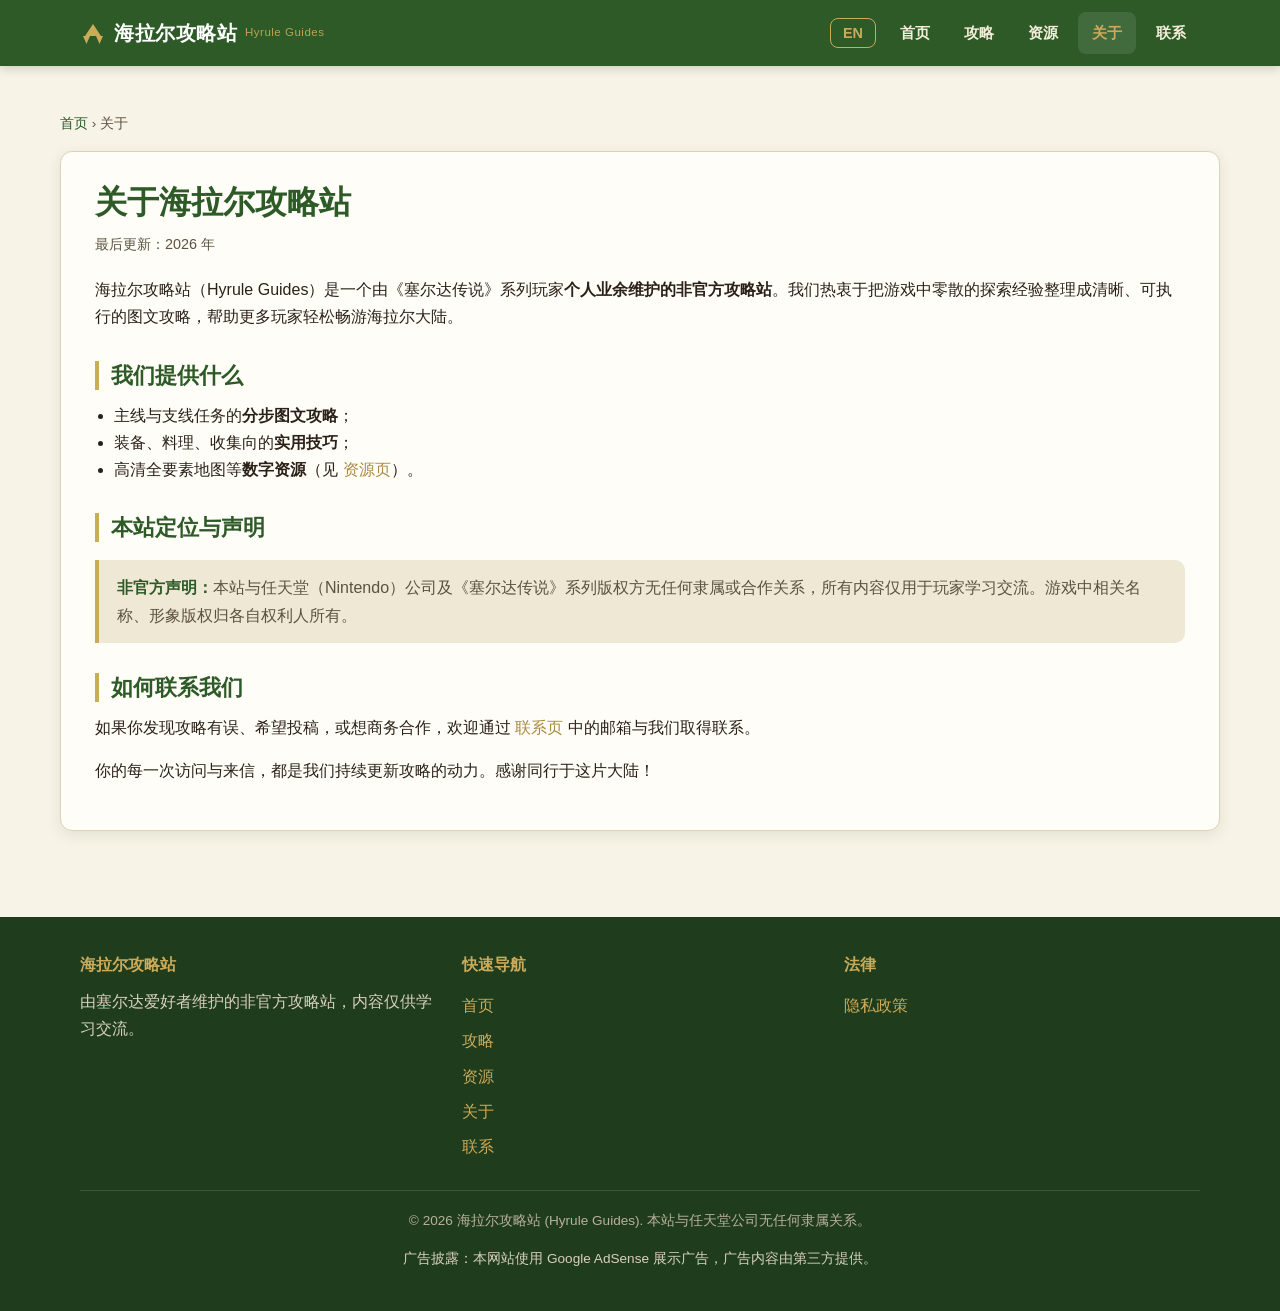
<file: about.html>
<!DOCTYPE html>
<html lang="zh-CN">
<head>
  <meta charset="UTF-8">
  <meta name="viewport" content="width=device-width, initial-scale=1.0">
  <link rel="icon" type="image/svg+xml" href="images/favicon.svg">
  <title data-zh="关于本站 | 海拉尔攻略站" data-en="About | Hyrule Guides">关于本站 | 海拉尔攻略站</title>
  <meta name="description" data-zh="了解海拉尔攻略站（Hyrule Guides）的由来、定位与联系方式。一个由塞尔达传说爱好者个人维护的非官方攻略站。" data-en="Learn about Hyrule Guides — an unofficial Zelda fan walkthrough site: its story, mission and how to get in touch.">
  <!-- Google AdSense 脚本，审核后粘贴在此 -->
  <link rel="stylesheet" href="style.css">
</head>
<body>

  <header class="site-header">
    <div class="container">
      <a href="index.html" class="brand">
        <svg class="triforce" viewBox="0 0 24 22" aria-hidden="true">
          <polygon points="12,2 4,14 20,14" fill="#cbaa5a"/>
          <polygon points="2,14 9,14 5.5,22" fill="#cbaa5a"/>
          <polygon points="22,14 15,14 18.5,22" fill="#cbaa5a"/>
        </svg>
        海拉尔攻略站
        <span class="sub">Hyrule Guides</span>
      </a>
      <button class="lang-toggle" id="langToggle" aria-label="切换语言">EN</button>
      <button class="nav-toggle" aria-label="展开菜单" onclick="document.querySelector('.main-nav').classList.toggle('open')"><span class="zh">☰ 菜单</span><span class="en">☰ Menu</span></button>
      <nav class="main-nav" aria-label="主导航">
        <ul>
          <li><a href="index.html"><span class="zh">首页</span><span class="en">Home</span></a></li>
          <li><a href="guide.html"><span class="zh">攻略</span><span class="en">Guides</span></a></li>
          <li><a href="resources.html"><span class="zh">资源</span><span class="en">Resources</span></a></li>
          <li><a href="about.html" class="active"><span class="zh">关于</span><span class="en">About</span></a></li>
          <li><a href="contact.html"><span class="zh">联系</span><span class="en">Contact</span></a></li>
        </ul>
      </nav>
    </div>
  </header>

  <main class="container section">
    <nav class="breadcrumb" aria-label="面包屑">
      <a href="index.html"><span class="zh">首页</span><span class="en">Home</span></a> › <span class="zh">关于</span><span class="en">About</span>
    </nav>

    <article class="article">
      <h1><span class="zh">关于海拉尔攻略站</span><span class="en">About Hyrule Guides</span></h1>
      <p class="meta"><span class="zh">最后更新：2026 年</span><span class="en">Last updated: 2026</span></p>

      <p><span class="zh">海拉尔攻略站（Hyrule Guides）是一个由《塞尔达传说》系列玩家<strong>个人业余维护的非官方攻略站</strong>。我们热衷于把游戏中零散的探索经验整理成清晰、可执行的图文攻略，帮助更多玩家轻松畅游海拉尔大陆。</span><span class="en">Hyrule Guides is an <strong>unofficial walkthrough site</strong> maintained by Zelda fans in their spare time. We love turning scattered in-game experiences into clear, actionable guides so more players can roam Hyrule with ease.</span></p>

      <h2><span class="zh">我们提供什么</span><span class="en">What We Offer</span></h2>
      <ul>
        <li><span class="zh">主线与支线任务的<strong>分步图文攻略</strong>；</span><span class="en"><strong>Step-by-step guides</strong> for main and side quests;</span></li>
        <li><span class="zh">装备、料理、收集向的<strong>实用技巧</strong>；</span><span class="en"><strong>Practical tips</strong> on gear, cooking and collectibles;</span></li>
        <li><span class="zh">高清全要素地图等<strong>数字资源</strong>（见 <a href="resources.html">资源页</a>）。</span><span class="en"><strong>Digital resources</strong> like the HD full map (see the <a href="resources.html">Resources page</a>).</span></li>
      </ul>

      <h2><span class="zh">本站定位与声明</span><span class="en">Our Position &amp; Disclaimer</span></h2>
      <div class="tip">
        <span class="zh"><strong>非官方声明：</strong>本站与任天堂（Nintendo）公司及《塞尔达传说》系列版权方无任何隶属或合作关系，所有内容仅用于玩家学习交流。游戏中相关名称、形象版权归各自权利人所有。</span><span class="en"><strong>Non-Official Disclaimer:</strong> This site has no affiliation or partnership with Nintendo Co., Ltd. or the copyright holders of The Legend of Zelda. All content is for fans' learning and discussion only. In-game names and artwork belong to their respective rights holders.</span>
      </div>

      <h2><span class="zh">如何联系我们</span><span class="en">How to Contact Us</span></h2>
      <p><span class="zh">如果你发现攻略有误、希望投稿，或想商务合作，欢迎通过 <a href="contact.html">联系页</a> 中的邮箱与我们取得联系。</span><span class="en">If you spot an error, want to contribute, or are interested in a partnership, reach us via the email on the <a href="contact.html">Contact page</a>.</span></p>

      <p><span class="zh">你的每一次访问与来信，都是我们持续更新攻略的动力。感谢同行于这片大陆！</span><span class="en">Every visit and every message keeps us motivated to publish more guides. Thanks for traveling this land with us!</span></p>
    </article>
  </main>

  <!-- ===== 页脚 ===== -->
  <footer class="site-footer">
    <div class="container">
      <div class="footer-cols">
        <div>
          <h4><span class="zh">海拉尔攻略站</span><span class="en">Hyrule Guides</span></h4>
          <p><span class="zh">由塞尔达爱好者维护的非官方攻略站，内容仅供学习交流。</span><span class="en">An unofficial fan site maintained by Zelda lovers, for learning and discussion.</span></p>
        </div>
        <div>
          <h4><span class="zh">快速导航</span><span class="en">Quick Links</span></h4>
          <ul>
            <li><a href="index.html"><span class="zh">首页</span><span class="en">Home</span></a></li>
            <li><a href="guide.html"><span class="zh">攻略</span><span class="en">Guides</span></a></li>
            <li><a href="resources.html"><span class="zh">资源</span><span class="en">Resources</span></a></li>
            <li><a href="about.html"><span class="zh">关于</span><span class="en">About</span></a></li>
            <li><a href="contact.html"><span class="zh">联系</span><span class="en">Contact</span></a></li>
          </ul>
        </div>
        <div>
          <h4><span class="zh">法律</span><span class="en">Legal</span></h4>
          <ul>
            <li><a href="privacy.html"><span class="zh">隐私政策</span><span class="en">Privacy Policy</span></a></li>
          </ul>
        </div>
      </div>
      <div class="footer-bottom">
        <p>© <span id="year">2026</span> <span class="zh">海拉尔攻略站 (Hyrule Guides). 本站与任天堂公司无任何隶属关系。</span><span class="en">Hyrule Guides. This site is not affiliated with Nintendo Co., Ltd.</span></p>
        <p class="ad-disclosure"><span class="zh">广告披露：本网站使用 Google AdSense 展示广告，广告内容由第三方提供。</span><span class="en">Ad disclosure: This website displays ads served by Google AdSense; ad content is provided by third parties.</span></p>
      </div>
    </div>
  </footer>

  <script src="script.js"></script>
</body>
</html>
</file>
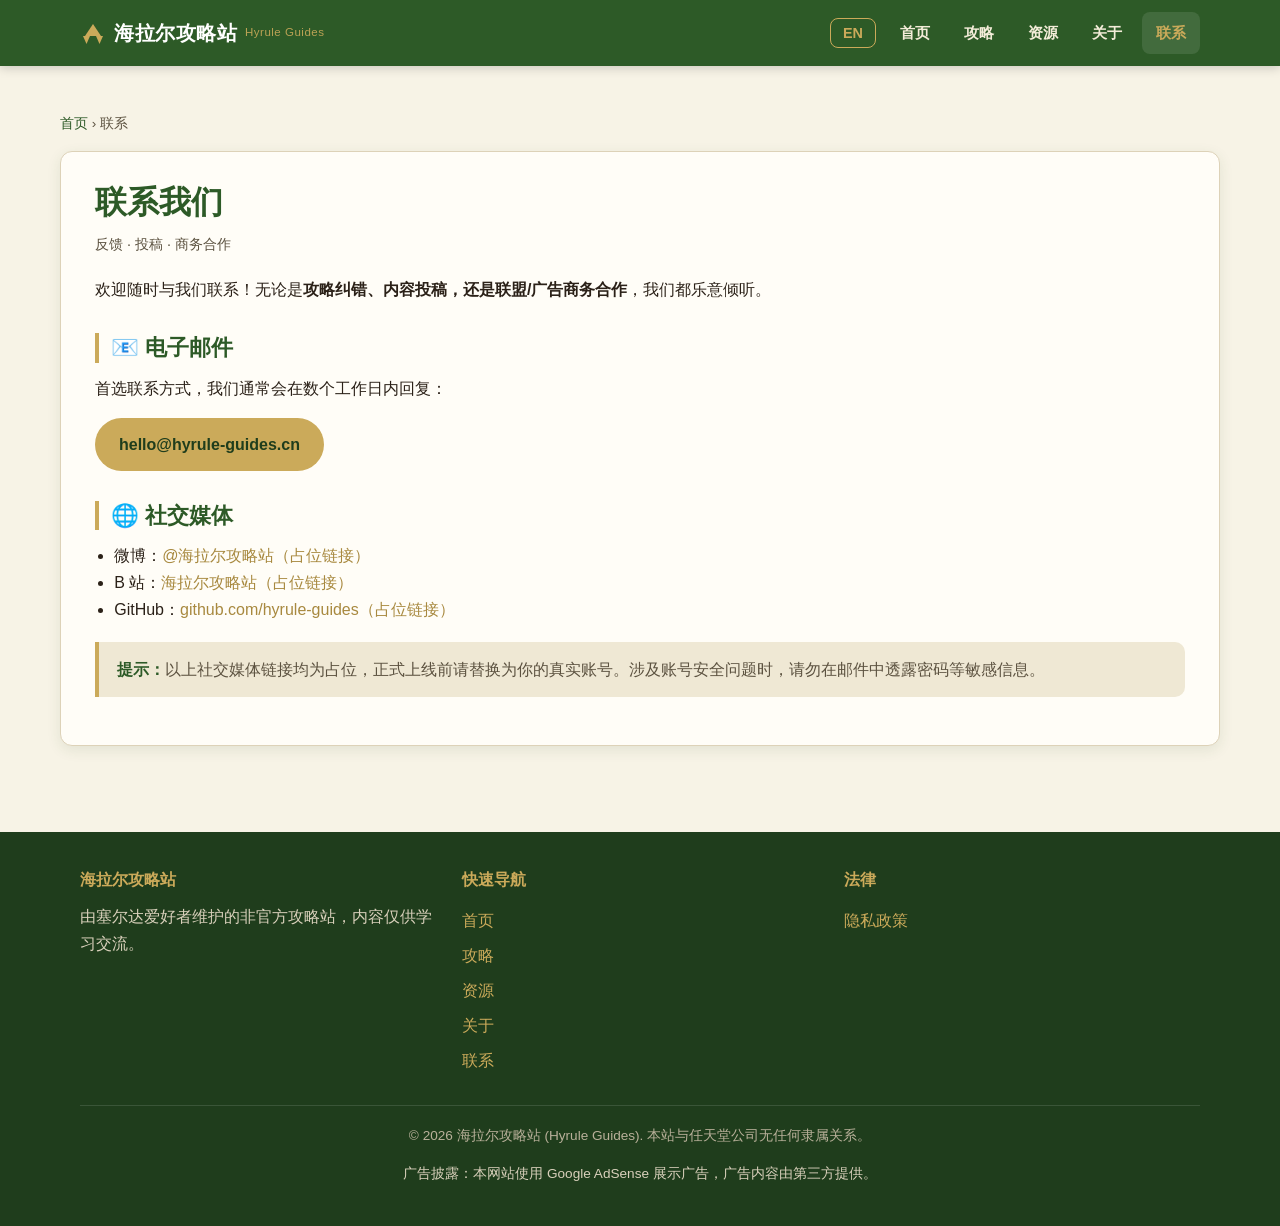
<file: contact.html>
<!DOCTYPE html>
<html lang="zh-CN">
<head>
  <meta charset="UTF-8">
  <meta name="viewport" content="width=device-width, initial-scale=1.0">
  <link rel="icon" type="image/svg+xml" href="images/favicon.svg">
  <title data-zh="联系我们 | 海拉尔攻略站" data-en="Contact | Hyrule Guides">联系我们 | 海拉尔攻略站</title>
  <meta name="description" data-zh="与海拉尔攻略站团队取得联系：反馈攻略错误、投稿或商务合作，可通过邮箱或社交媒体联系我们。" data-en="Get in touch with Hyrule Guides: report errors, submit content, or discuss partnerships via email or social media.">
  <!-- Google AdSense 脚本，审核后粘贴在此 -->
  <link rel="stylesheet" href="style.css">
</head>
<body>

  <header class="site-header">
    <div class="container">
      <a href="index.html" class="brand">
        <svg class="triforce" viewBox="0 0 24 22" aria-hidden="true">
          <polygon points="12,2 4,14 20,14" fill="#cbaa5a"/>
          <polygon points="2,14 9,14 5.5,22" fill="#cbaa5a"/>
          <polygon points="22,14 15,14 18.5,22" fill="#cbaa5a"/>
        </svg>
        海拉尔攻略站
        <span class="sub">Hyrule Guides</span>
      </a>
      <button class="lang-toggle" id="langToggle" aria-label="切换语言">EN</button>
      <button class="nav-toggle" aria-label="展开菜单" onclick="document.querySelector('.main-nav').classList.toggle('open')"><span class="zh">☰ 菜单</span><span class="en">☰ Menu</span></button>
      <nav class="main-nav" aria-label="主导航">
        <ul>
          <li><a href="index.html"><span class="zh">首页</span><span class="en">Home</span></a></li>
          <li><a href="guide.html"><span class="zh">攻略</span><span class="en">Guides</span></a></li>
          <li><a href="resources.html"><span class="zh">资源</span><span class="en">Resources</span></a></li>
          <li><a href="about.html"><span class="zh">关于</span><span class="en">About</span></a></li>
          <li><a href="contact.html" class="active"><span class="zh">联系</span><span class="en">Contact</span></a></li>
        </ul>
      </nav>
    </div>
  </header>

  <main class="container section">
    <nav class="breadcrumb" aria-label="面包屑">
      <a href="index.html"><span class="zh">首页</span><span class="en">Home</span></a> › <span class="zh">联系</span><span class="en">Contact</span>
    </nav>

    <article class="article">
      <h1><span class="zh">联系我们</span><span class="en">Contact Us</span></h1>
      <p class="meta"><span class="zh">反馈 · 投稿 · 商务合作</span><span class="en">Feedback · Submissions · Partnerships</span></p>

      <p><span class="zh">欢迎随时与我们联系！无论是<strong>攻略纠错、内容投稿，还是联盟/广告商务合作</strong>，我们都乐意倾听。</span><span class="en">Feel free to reach out anytime! Whether it's <strong>guide corrections, content submissions, or affiliate/ad partnerships</strong>, we're happy to listen.</span></p>

      <h2><span class="zh">📧 电子邮件</span><span class="en">📧 Email</span></h2>
      <p><span class="zh">首选联系方式，我们通常会在数个工作日内回复：</span><span class="en">Our preferred contact method; we usually reply within a few business days:</span></p>
      <p>
        <a href="mailto:hello@hyrule-guides.cn" class="btn btn-primary">hello@hyrule-guides.cn</a>
      </p>

      <h2><span class="zh">🌐 社交媒体</span><span class="en">🌐 Social Media</span></h2>
      <ul>
        <li><span class="zh">微博：</span><span class="en">Weibo: </span><a href="#"><span class="zh">@海拉尔攻略站（占位链接）</span><span class="en">@HyruleGuides (placeholder)</span></a></li>
        <li><span class="zh">B 站：</span><span class="en">Bilibili: </span><a href="#"><span class="zh">海拉尔攻略站（占位链接）</span><span class="en">Hyrule Guides (placeholder)</span></a></li>
        <li><span class="zh">GitHub：</span><span class="en">GitHub: </span><a href="#"><span class="zh">github.com/hyrule-guides（占位链接）</span><span class="en">github.com/hyrule-guides (placeholder)</span></a></li>
      </ul>

      <div class="tip">
        <span class="zh"><strong>提示：</strong>以上社交媒体链接均为占位，正式上线前请替换为你的真实账号。涉及账号安全问题时，请勿在邮件中透露密码等敏感信息。</span><span class="en"><strong>Note:</strong> The social links above are placeholders — replace them with your real accounts before launch. For account security, never share passwords or sensitive info over email.</span>
      </div>
    </article>
  </main>

  <!-- ===== 页脚 ===== -->
  <footer class="site-footer">
    <div class="container">
      <div class="footer-cols">
        <div>
          <h4><span class="zh">海拉尔攻略站</span><span class="en">Hyrule Guides</span></h4>
          <p><span class="zh">由塞尔达爱好者维护的非官方攻略站，内容仅供学习交流。</span><span class="en">An unofficial fan site maintained by Zelda lovers, for learning and discussion.</span></p>
        </div>
        <div>
          <h4><span class="zh">快速导航</span><span class="en">Quick Links</span></h4>
          <ul>
            <li><a href="index.html"><span class="zh">首页</span><span class="en">Home</span></a></li>
            <li><a href="guide.html"><span class="zh">攻略</span><span class="en">Guides</span></a></li>
            <li><a href="resources.html"><span class="zh">资源</span><span class="en">Resources</span></a></li>
            <li><a href="about.html"><span class="zh">关于</span><span class="en">About</span></a></li>
            <li><a href="contact.html"><span class="zh">联系</span><span class="en">Contact</span></a></li>
          </ul>
        </div>
        <div>
          <h4><span class="zh">法律</span><span class="en">Legal</span></h4>
          <ul>
            <li><a href="privacy.html"><span class="zh">隐私政策</span><span class="en">Privacy Policy</span></a></li>
          </ul>
        </div>
      </div>
      <div class="footer-bottom">
        <p>© <span id="year">2026</span> <span class="zh">海拉尔攻略站 (Hyrule Guides). 本站与任天堂公司无任何隶属关系。</span><span class="en">Hyrule Guides. This site is not affiliated with Nintendo Co., Ltd.</span></p>
        <p class="ad-disclosure"><span class="zh">广告披露：本网站使用 Google AdSense 展示广告，广告内容由第三方提供。</span><span class="en">Ad disclosure: This website displays ads served by Google AdSense; ad content is provided by third parties.</span></p>
      </div>
    </div>
  </footer>

  <script src="script.js"></script>
</body>
</html>
</file>
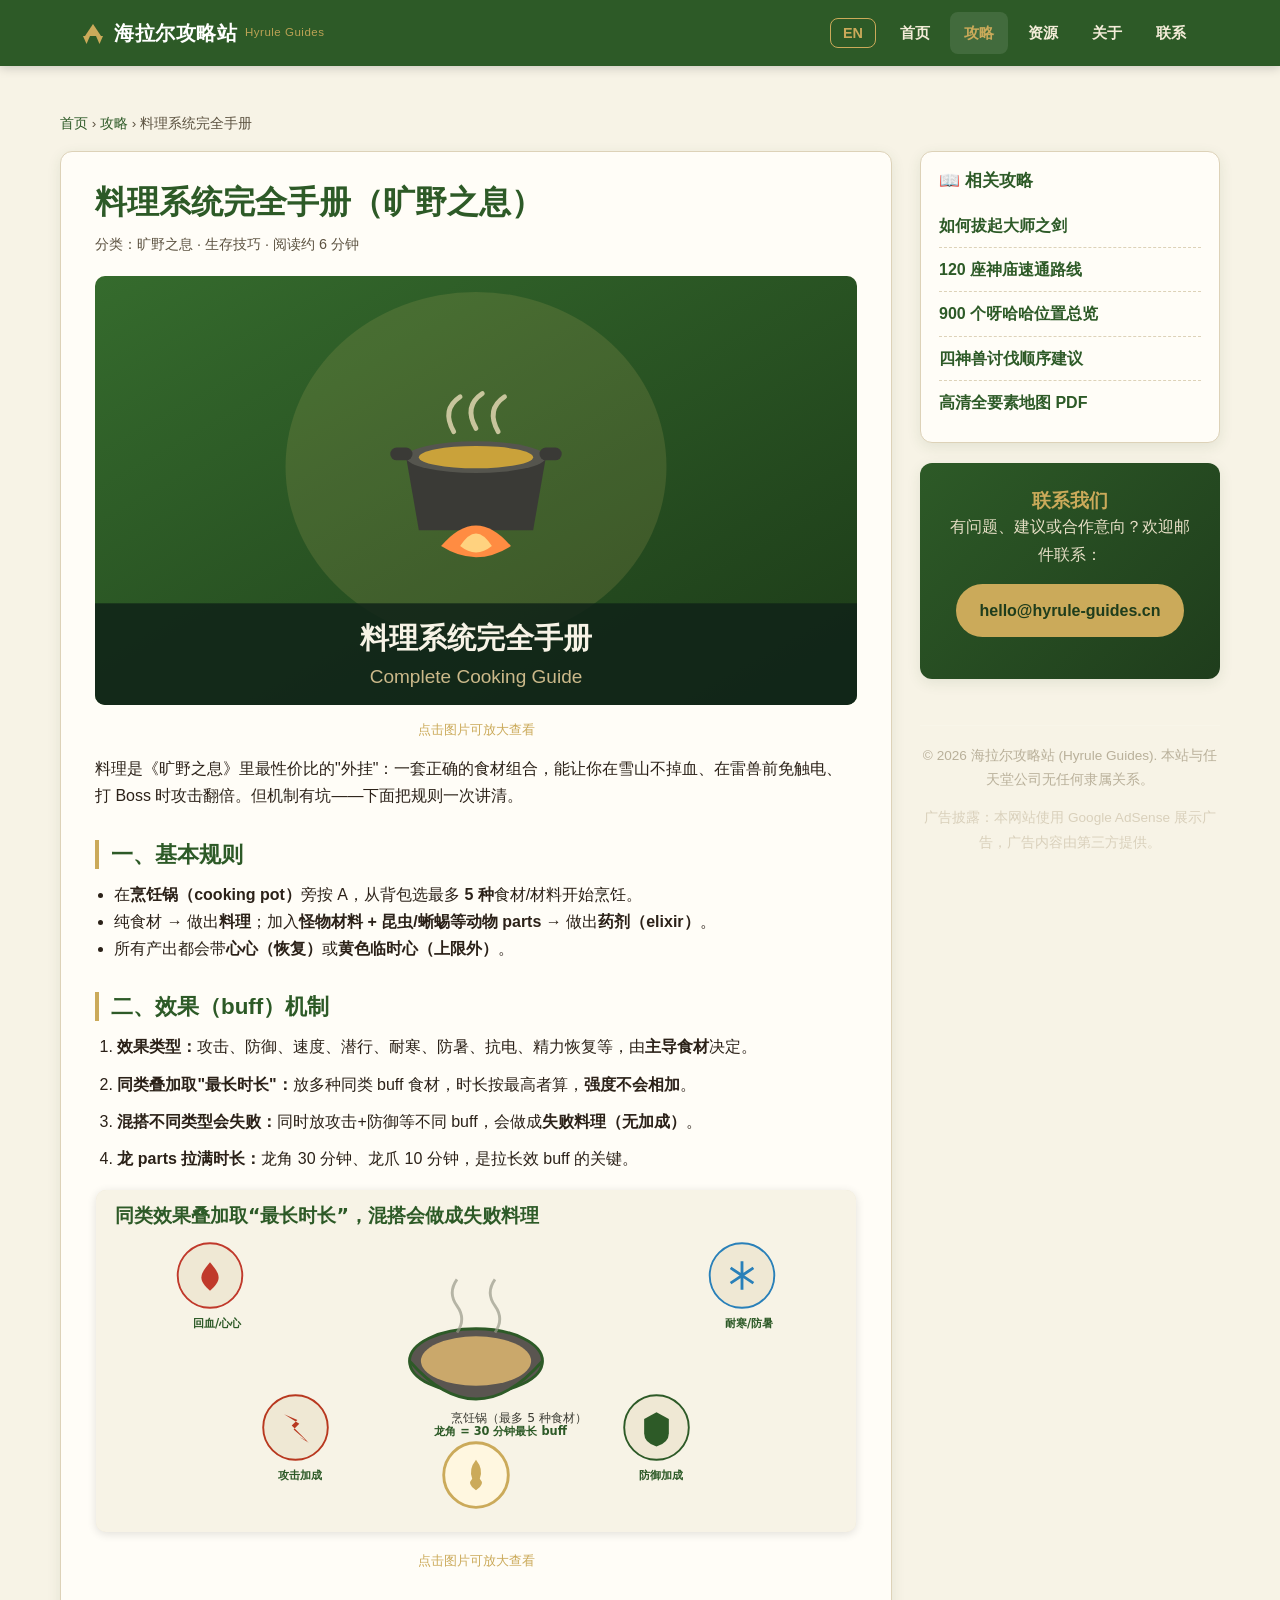
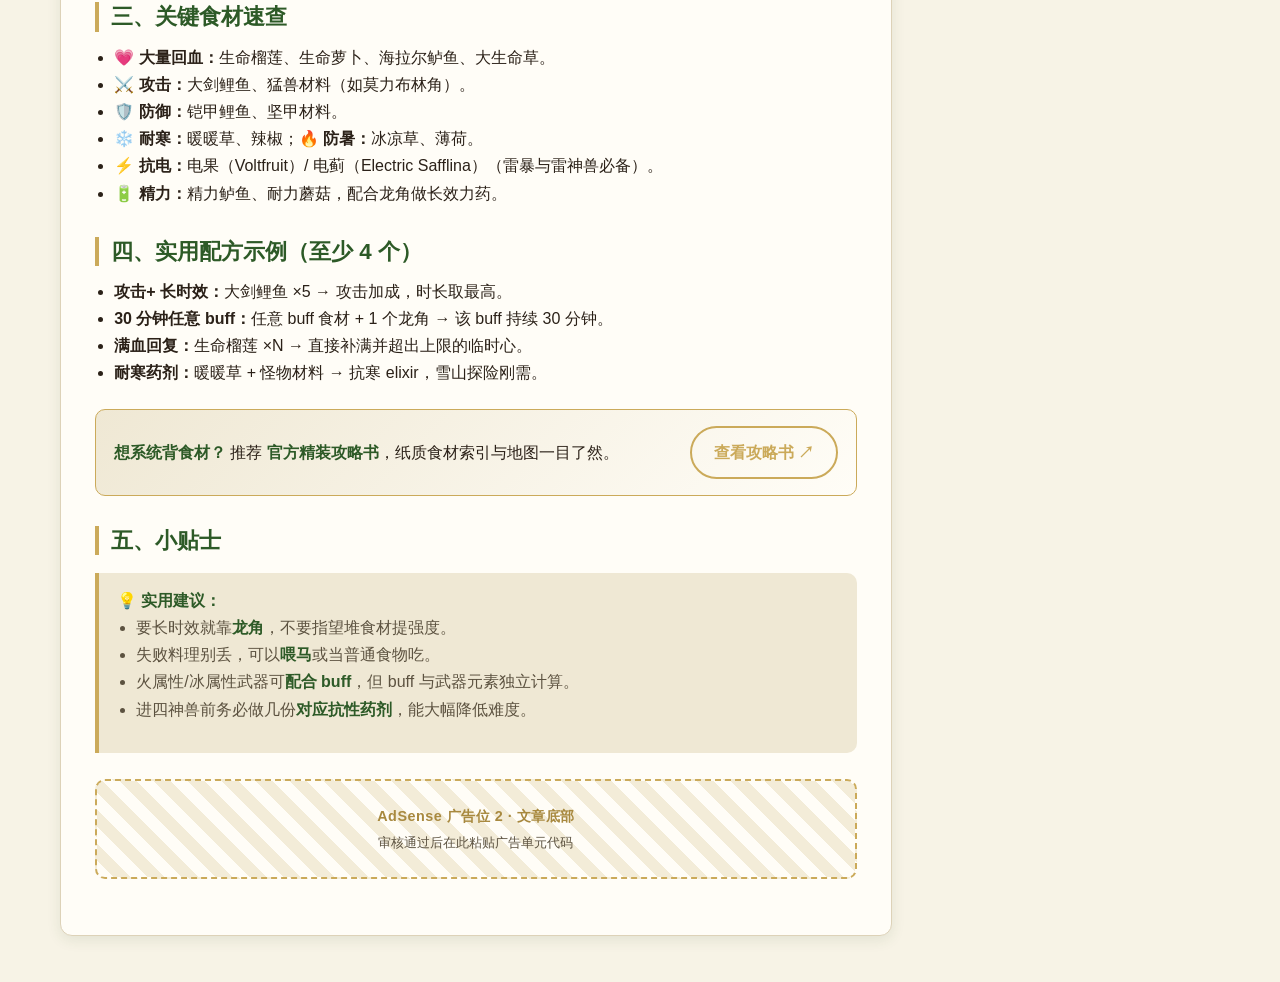
<file: guide-cooking.html>
<!DOCTYPE html>
<html lang="zh-CN">
<head>
  <meta charset="UTF-8">
  <meta name="viewport" content="width=device-width, initial-scale=1.0">
  <link rel="icon" type="image/svg+xml" href="images/favicon.svg">
  <title data-zh="料理系统完全手册（旷野之息） | 海拉尔攻略站" data-en="Complete Cooking Guide (Breath of the Wild) | Hyrule Guides">料理系统完全手册（旷野之息） | 海拉尔攻略站</title>
  <meta name="description" data-zh="《塞尔达传说：旷野之息》烹饪机制全解：5 食材上限、buff 类型、同类叠加取最长、冲突失败料理、龙角 30 分钟与关键食材速查。" data-en="A full Breath of the Wild cooking breakdown: the 5-ingredient cap, buff types, same-type stacking, conflict failures, dragon-horn 30-min buffs and key ingredients.">
  <!-- Google AdSense 脚本，审核后粘贴在此 -->
  <link rel="stylesheet" href="style.css">
</head>
<body>

  <!-- ===== 头部导航 ===== -->
  <header class="site-header">
    <div class="container">
      <a href="index.html" class="brand">
        <svg class="triforce" viewBox="0 0 24 22" aria-hidden="true">
          <polygon points="12,2 4,14 20,14" fill="#cbaa5a"/>
          <polygon points="2,14 9,14 5.5,22" fill="#cbaa5a"/>
          <polygon points="22,14 15,14 18.5,22" fill="#cbaa5a"/>
        </svg>
        海拉尔攻略站
        <span class="sub">Hyrule Guides</span>
      </a>
      <button class="lang-toggle" id="langToggle" aria-label="切换语言">EN</button>
      <button class="nav-toggle" aria-label="展开菜单" onclick="document.querySelector('.main-nav').classList.toggle('open')"><span class="zh">☰ 菜单</span><span class="en">☰ Menu</span></button>
      <nav class="main-nav" aria-label="主导航">
        <ul>
          <li><a href="index.html"><span class="zh">首页</span><span class="en">Home</span></a></li>
          <li><a href="guide-cooking.html" class="active"><span class="zh">攻略</span><span class="en">Guides</span></a></li>
          <li><a href="resources.html"><span class="zh">资源</span><span class="en">Resources</span></a></li>
          <li><a href="about.html"><span class="zh">关于</span><span class="en">About</span></a></li>
          <li><a href="contact.html"><span class="zh">联系</span><span class="en">Contact</span></a></li>
        </ul>
      </nav>
    </div>
  </header>

  <main class="container section">
    <nav class="breadcrumb" aria-label="面包屑">
      <a href="index.html"><span class="zh">首页</span><span class="en">Home</span></a> › <a href="index.html#guides"><span class="zh">攻略</span><span class="en">Guides</span></a> › <span class="zh">料理系统完全手册</span><span class="en">Complete Cooking Guide</span>
    </nav>

    <div class="layout">
      <!-- ===== 正文 ===== -->
      <article class="article">
        <h1><span class="zh">料理系统完全手册（旷野之息）</span><span class="en">Complete Cooking Guide (Breath of the Wild)</span></h1>
        <p class="meta"><span class="zh">分类：旷野之息 · 生存技巧 · 阅读约 6 分钟</span><span class="en">Category: Breath of the Wild · Survival · ~6 min read</span></p>

        <img class="thumb" src="images/thumb-cooking.svg" alt="烹饪锅与食材缩略图" loading="lazy">

        <p><span class="zh">料理是《旷野之息》里最性价比的"外挂"：一套正确的食材组合，能让你在雪山不掉血、在雷兽前免触电、打 Boss 时攻击翻倍。但机制有坑——下面把规则一次讲清。</span><span class="en">Cooking is the best "cheat" in Breath of the Wild: the right combo lets you survive snowstorms, dodge lightning, and double your damage. But the rules have traps — here's the full breakdown.</span></p>

        <h2><span class="zh">一、基本规则</span><span class="en">1. Basic Rules</span></h2>
        <ul>
          <li><span class="zh">在<strong>烹饪锅（cooking pot）</strong>旁按 A，从背包选最多 <strong>5 种</strong>食材/材料开始烹饪。</span><span class="en">Stand by a <strong>cooking pot</strong>, press A, and pick up to <strong>5</strong> ingredients to cook.</span></li>
          <li><span class="zh">纯食材 → 做出<strong>料理</strong>；加入<strong>怪物材料 + 昆虫/蜥蜴等动物 parts</strong> → 做出<strong>药剂（elixir）</strong>。</span><span class="en">All-food makes a <strong>meal</strong>; add <strong>monster parts + critters</strong> to make an <strong>elixir</strong>.</span></li>
          <li><span class="zh">所有产出都会带<strong>心心（恢复）</strong>或<strong>黄色临时心（上限外）</strong>。</span><span class="en">Every result grants <strong>hearts</strong> or <strong>temp yellow hearts</strong> (above max).</span></li>
        </ul>

        <h2><span class="zh">二、效果（buff）机制</span><span class="en">2. Buff Mechanics</span></h2>
        <ol class="steps">
          <li><span class="zh"><strong>效果类型：</strong>攻击、防御、速度、潜行、耐寒、防暑、抗电、精力恢复等，由<strong>主导食材</strong>决定。</span><span class="en"><strong>Buff types:</strong> attack, defense, speed, stealth, cold/resist, heat/resist, shock/resist, stamina — set by the <strong>dominant ingredient</strong>.</span></li>
          <li><span class="zh"><strong>同类叠加取"最长时长"：</strong>放多种同类 buff 食材，时长按最高者算，<strong>强度不会相加</strong>。</span><span class="en"><strong>Same-type stacks duration:</strong> multiple same-type ingredients take the longest time; <strong>potency does not add up</strong>.</span></li>
          <li><span class="zh"><strong>混搭不同类型会失败：</strong>同时放攻击+防御等不同 buff，会做成<strong>失败料理（无加成）</strong>。</span><span class="en"><strong>Mixing types fails:</strong> attack + defense together yields a <strong>failed dish (no buff)</strong>.</span></li>
          <li><span class="zh"><strong>龙 parts 拉满时长：</strong>龙角 30 分钟、龙爪 10 分钟，是拉长效 buff 的关键。</span><span class="en"><strong>Dragon parts max it out:</strong> Dragon Horn = 30 min, Dragon Claw = 10 min buffs.</span></li>
        </ol>

        <img class="guide-fig" src="images/guide-cooking-effects.svg" alt="料理效果类型与食材组合示意" loading="lazy">

        <h2><span class="zh">三、关键食材速查</span><span class="en">3. Key Ingredients Cheat Sheet</span></h2>
        <ul>
          <li><span class="zh">💗 <strong>大量回血：</strong>生命榴莲、生命萝卜、海拉尔鲈鱼、大生命草。</span><span class="en">💗 <strong>Big heals:</strong> Hearty Durian, Hearty Radish, Hyrule Bass, Big Hearty Truffle.</span></li>
          <li><span class="zh">⚔️ <strong>攻击：</strong>大剑鲤鱼、猛兽材料（如莫力布林角）。</span><span class="en">⚔️ <strong>Attack:</strong> Mighty Carp, mighty-thistle / monster parts.</span></li>
          <li><span class="zh">🛡️ <strong>防御：</strong>铠甲鲤鱼、坚甲材料。</span><span class="en">🛡️ <strong>Defense:</strong> Armored Carp, armored / ironshroom.</span></li>
          <li><span class="zh">❄️ <strong>耐寒：</strong>暖暖草、辣椒；🔥 <strong>防暑：</strong>冰凉草、薄荷。</span><span class="en">❄️ <strong>Cold:</strong> Sunshroom, Spicy Pepper; 🔥 <strong>Heat:</strong> Cool Safflina, Mint.</span></li>
          <li><span class="zh">⚡ <strong>抗电：</strong>电果（Voltfruit）/ 电蓟（Electric Safflina）（雷暴与雷神兽必备）。</span><span class="en">⚡ <strong>Shock resist:</strong> Voltfruit / Electric Safflina (key for thunderstorms & the thunder beast).</span></li>
          <li><span class="zh">🔋 <strong>精力：</strong>精力鲈鱼、耐力蘑菇，配合龙角做长效力药。</span><span class="en">🔋 <strong>Stamina:</strong> Endura Carrot / Endura Shroom, paired with a dragon horn for long-lasting stamina.</span></li>
        </ul>

        <h2><span class="zh">四、实用配方示例（至少 4 个）</span><span class="en">4. Example Recipes (4+)</span></h2>
        <ul>
          <li><span class="zh"><strong>攻击+ 长时效：</strong>大剑鲤鱼 ×5 → 攻击加成，时长取最高。</span><span class="en"><strong>Attack up:</strong> 5× Mighty Carp → attack buff, longest duration.</span></li>
          <li><span class="zh"><strong>30 分钟任意 buff：</strong>任意 buff 食材 + 1 个龙角 → 该 buff 持续 30 分钟。</span><span class="en"><strong>30-min buff:</strong> any buff ingredient + 1 Dragon Horn → that buff for 30 minutes.</span></li>
          <li><span class="zh"><strong>满血回复：</strong>生命榴莲 ×N → 直接补满并超出上限的临时心。</span><span class="en"><strong>Full heal:</strong> Hearty Durian ×N → fills and overfills your hearts.</span></li>
          <li><span class="zh"><strong>耐寒药剂：</strong>暖暖草 + 怪物材料 → 抗寒 elixir，雪山探险刚需。</span><span class="en"><strong>Cold elixir:</strong> Sunshroom + monster part → cold-resist elixir for snow.</span></li>
        </ul>

        <!-- 内嵌联盟推荐：官方攻略书 -->
        <div class="inline-affiliate">
          <div class="ia-text">
            <span class="zh"><strong>想系统背食材？</strong> 推荐 <strong>官方精装攻略书</strong>，纸质食材索引与地图一目了然。</span><span class="en"><strong>Want a paper index?</strong> The <strong>Official Guide Book</strong> has a printed ingredient index and maps.</span>
          </div>
          <!-- 联盟链接：官方攻略书 -->
          <a href="#" class="btn btn-outline"><span class="zh">查看攻略书 ↗</span><span class="en">View Guide Book ↗</span></a>
        </div>

        <h2><span class="zh">五、小贴士</span><span class="en">5. Tips</span></h2>
        <div class="tip">
          <span class="zh"><strong>💡 实用建议：</strong></span><span class="en"><strong>💡 Practical tips:</strong></span>
          <ul>
            <li><span class="zh">要长时效就靠<strong>龙角</strong>，不要指望堆食材提强度。</span><span class="en">For long duration, rely on <strong>dragon horns</strong> — stacking won't raise potency.</span></li>
            <li><span class="zh">失败料理别丢，可以<strong>喂马</strong>或当普通食物吃。</span><span class="en">Don't trash failed dishes — <strong>feed them to your horse</strong> or eat them.</span></li>
            <li><span class="zh">火属性/冰属性武器可<strong>配合 buff</strong>，但 buff 与武器元素独立计算。</span><span class="en">Elemental weapons <strong>stack with buffs</strong>, but they're calculated separately.</span></li>
            <li><span class="zh">进四神兽前务必做几份<strong>对应抗性药剂</strong>，能大幅降低难度。</span><span class="en">Before a Divine Beast, cook the <strong>matching resist elixirs</strong> — it slashes the difficulty.</span></li>
          </ul>
        </div>

        <!-- 文章底部广告位 -->
        <!-- AdSense 广告位 2 -->
        <div class="ad-container" aria-label="广告位">
          <span>
            <span class="ad-label"><span class="zh">AdSense 广告位 2 · 文章底部</span><span class="en">AdSense Ad 2 · End of Article</span></span>
            <span class="ad-note"><span class="zh">审核通过后在此粘贴广告单元代码</span><span class="en">Paste ad unit code here after approval</span></span>
          </span>
        </div>
      </article>

      <!-- ===== 侧边栏 ===== -->
      <aside class="sidebar">
        <div class="widget">
          <h3><span class="zh">📖 相关攻略</span><span class="en">📖 Related Guides</span></h3>
          <ul>
            <li><a href="guide.html"><span class="zh">如何拔起大师之剑</span><span class="en">How to Pull the Master Sword</span></a></li>
            <li><a href="guide-shrines.html"><span class="zh">120 座神庙速通路线</span><span class="en">120 Shrines Speedrun Route</span></a></li>
            <li><a href="guide-korok.html"><span class="zh">900 个呀哈哈位置总览</span><span class="en">900 Korok Seeds Locations</span></a></li>
            <li><a href="guide-divine-beast.html"><span class="zh">四神兽讨伐顺序建议</span><span class="en">Divine Beast Order Guide</span></a></li>
            <li><a href="resources.html"><span class="zh">高清全要素地图 PDF</span><span class="en">HD Full-Map PDF</span></a></li>
          </ul>
        </div>

                <div class="sponsor-box">
          <h3><span class="zh">联系我们</span><span class="en">Contact Us</span></h3>
          <p><span class="zh">有问题、建议或合作意向？欢迎邮件联系：</span><span class="en">Questions, suggestions or collaboration? Email us:</span></p>
          <p class="contact-email"><a href="mailto:hello@hyrule-guides.cn" class="btn btn-primary">hello@hyrule-guides.cn</a></p>
        </div>
      <div class="footer-bottom">
        <p>© <span id="year">2026</span> <span class="zh">海拉尔攻略站 (Hyrule Guides). 本站与任天堂公司无任何隶属关系。</span><span class="en">Hyrule Guides. This site is not affiliated with Nintendo Co., Ltd.</span></p>
        <p class="ad-disclosure"><span class="zh">广告披露：本网站使用 Google AdSense 展示广告，广告内容由第三方提供。</span><span class="en">Ad disclosure: This website displays ads served by Google AdSense; ad content is provided by third parties.</span></p>
      </div>
    </div>
  </footer>

  <script src="script.js"></script>
</body>
</html>
</file>
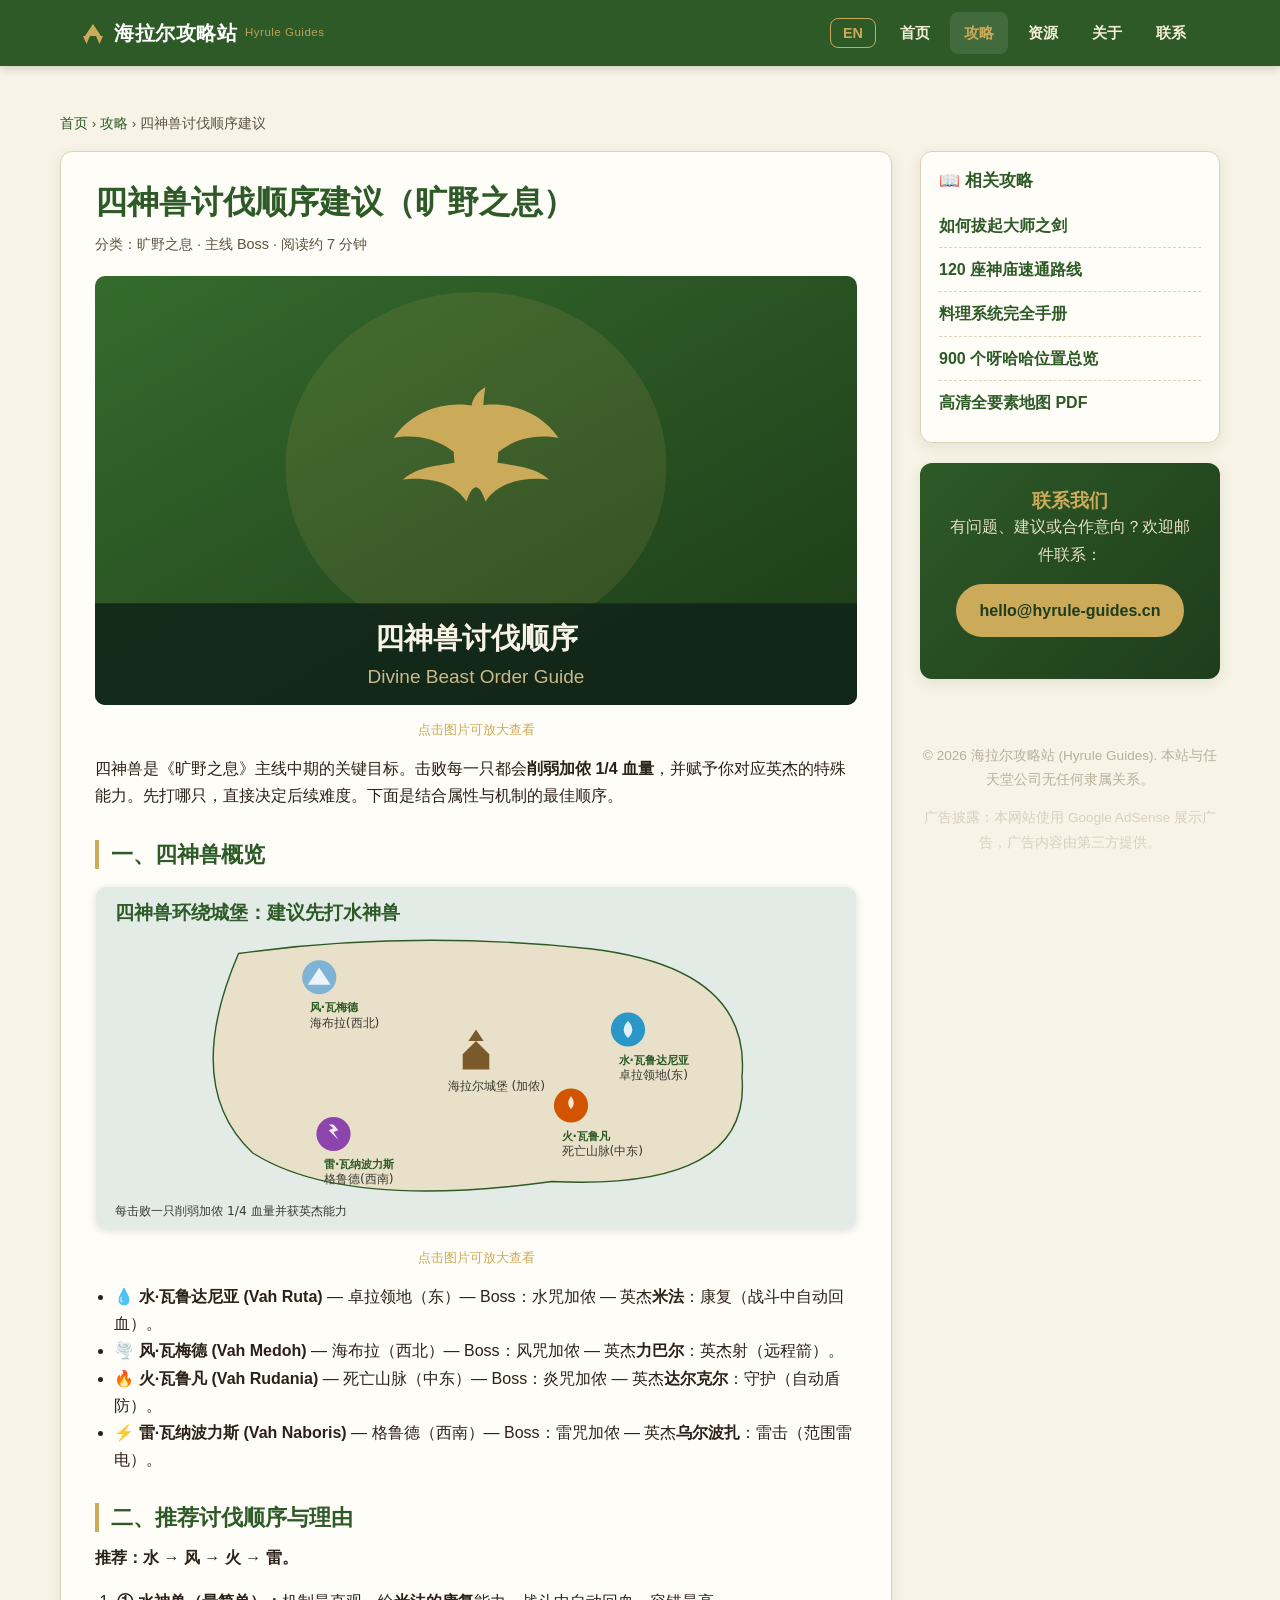
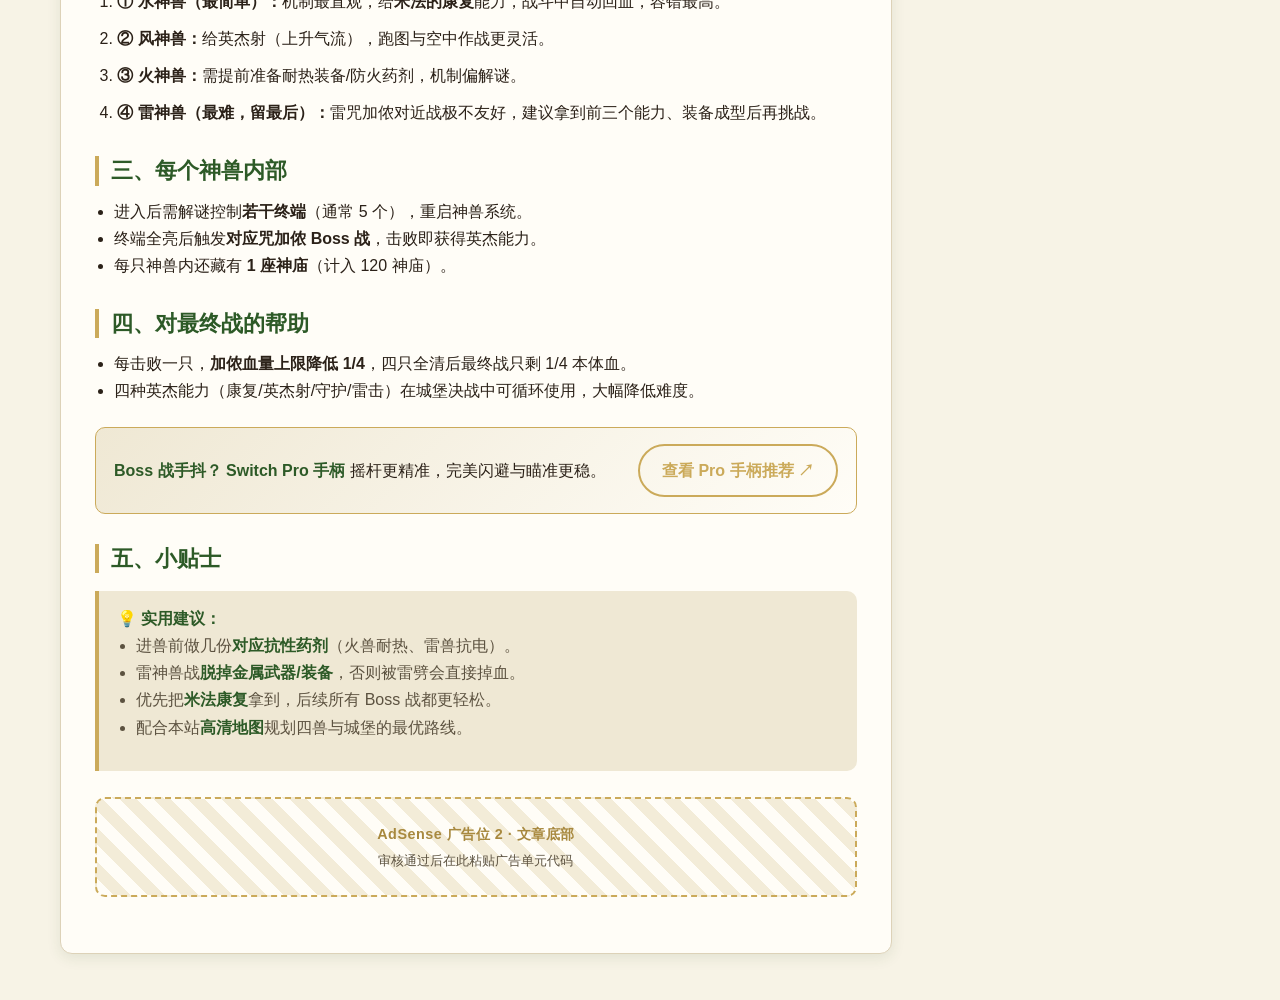
<file: guide-divine-beast.html>
<!DOCTYPE html>
<html lang="zh-CN">
<head>
  <meta charset="UTF-8">
  <meta name="viewport" content="width=device-width, initial-scale=1.0">
  <link rel="icon" type="image/svg+xml" href="images/favicon.svg">
  <title data-zh="四神兽讨伐顺序建议（旷野之息） | 海拉尔攻略站" data-en="Divine Beast Order Guide (Breath of the Wild) | Hyrule Guides">四神兽讨伐顺序建议（旷野之息） | 海拉尔攻略站</title>
  <meta name="description" data-zh="《塞尔达传说：旷野之息》四神兽（瓦鲁达尼亚/瓦梅德/瓦鲁凡/瓦纳波力斯）的名称、属性、位置、Boss、英杰能力与推荐讨伐顺序。" data-en="Breath of the Wild Divine Beast guide: Vah Ruta/Medoh/Rudania/Naboris names, elements, locations, bosses, Champion abilities and the best clear order.">
  <!-- Google AdSense 脚本，审核后粘贴在此 -->
  <link rel="stylesheet" href="style.css">
</head>
<body>

  <!-- ===== 头部导航 ===== -->
  <header class="site-header">
    <div class="container">
      <a href="index.html" class="brand">
        <svg class="triforce" viewBox="0 0 24 22" aria-hidden="true">
          <polygon points="12,2 4,14 20,14" fill="#cbaa5a"/>
          <polygon points="2,14 9,14 5.5,22" fill="#cbaa5a"/>
          <polygon points="22,14 15,14 18.5,22" fill="#cbaa5a"/>
        </svg>
        海拉尔攻略站
        <span class="sub">Hyrule Guides</span>
      </a>
      <button class="lang-toggle" id="langToggle" aria-label="切换语言">EN</button>
      <button class="nav-toggle" aria-label="展开菜单" onclick="document.querySelector('.main-nav').classList.toggle('open')"><span class="zh">☰ 菜单</span><span class="en">☰ Menu</span></button>
      <nav class="main-nav" aria-label="主导航">
        <ul>
          <li><a href="index.html"><span class="zh">首页</span><span class="en">Home</span></a></li>
          <li><a href="guide-divine-beast.html" class="active"><span class="zh">攻略</span><span class="en">Guides</span></a></li>
          <li><a href="resources.html"><span class="zh">资源</span><span class="en">Resources</span></a></li>
          <li><a href="about.html"><span class="zh">关于</span><span class="en">About</span></a></li>
          <li><a href="contact.html"><span class="zh">联系</span><span class="en">Contact</span></a></li>
        </ul>
      </nav>
    </div>
  </header>

  <main class="container section">
    <nav class="breadcrumb" aria-label="面包屑">
      <a href="index.html"><span class="zh">首页</span><span class="en">Home</span></a> › <a href="index.html#guides"><span class="zh">攻略</span><span class="en">Guides</span></a> › <span class="zh">四神兽讨伐顺序建议</span><span class="en">Divine Beast Order Guide</span>
    </nav>

    <div class="layout">
      <!-- ===== 正文 ===== -->
      <article class="article">
        <h1><span class="zh">四神兽讨伐顺序建议（旷野之息）</span><span class="en">Divine Beast Order Guide (Breath of the Wild)</span></h1>
        <p class="meta"><span class="zh">分类：旷野之息 · 主线 Boss · 阅读约 7 分钟</span><span class="en">Category: Breath of the Wild · Main Boss · ~7 min read</span></p>

        <img class="thumb" src="images/thumb-divine-beast.svg" alt="四神兽缩略图" loading="lazy">

        <p><span class="zh">四神兽是《旷野之息》主线中期的关键目标。击败每一只都会<strong>削弱加侬 1/4 血量</strong>，并赋予你对应英杰的特殊能力。先打哪只，直接决定后续难度。下面是结合属性与机制的最佳顺序。</span><span class="en">The four Divine Beasts are the mid-game keystones. Each one you beat <strong>cuts Ganon's health by 1/4</strong> and grants a Champion's ability. Which to tackle first shapes your whole run — here's the optimal order.</span></p>

        <h2><span class="zh">一、四神兽概览</span><span class="en">1. The Four Divine Beasts</span></h2>
        <img class="guide-fig" src="images/guide-divine-beast-map.svg" alt="四神兽与海拉尔城堡位置地图" loading="lazy">
        <ul>
          <li><span class="zh">💧 <strong>水·瓦鲁达尼亚 (Vah Ruta)</strong> — 卓拉领地（东）— Boss：水咒加侬 — 英杰<strong>米法</strong>：康复（战斗中自动回血）。</span><span class="en">💧 <strong>Vah Ruta (Water)</strong> — Zora's Domain (East) — Waterblight Ganon — Mipha's <strong>Healing</strong> (auto-regen in battle).</span></li>
          <li><span class="zh">🌪️ <strong>风·瓦梅德 (Vah Medoh)</strong> — 海布拉（西北）— Boss：风咒加侬 — 英杰<strong>力巴尔</strong>：英杰射（远程箭）。</span><span class="en">🌪️ <strong>Vah Medoh (Wind)</strong> — Hebra (Northwest) — Windblight Ganon — Revali's <strong>Revali's Gale</strong> (updraft).</span></li>
          <li><span class="zh">🔥 <strong>火·瓦鲁凡 (Vah Rudania)</strong> — 死亡山脉（中东）— Boss：炎咒加侬 — 英杰<strong>达尔克尔</strong>：守护（自动盾防）。</span><span class="en">🔥 <strong>Vah Rudania (Fire)</strong> — Death Mountain (Central-East) — Fireblight Ganon — Daruk's <strong>Protection</strong> (auto-shield).</span></li>
          <li><span class="zh">⚡ <strong>雷·瓦纳波力斯 (Vah Naboris)</strong> — 格鲁德（西南）— Boss：雷咒加侬 — 英杰<strong>乌尔波扎</strong>：雷击（范围雷电）。</span><span class="en">⚡ <strong>Vah Naboris (Thunder)</strong> — Gerudo (Southwest) — Thunderblight Ganon — Urbosa's <strong>Fury</strong> (lightning strike).</span></li>
        </ul>

        <h2><span class="zh">二、推荐讨伐顺序与理由</span><span class="en">2. Recommended Order & Why</span></h2>
        <p><span class="zh"><strong>推荐：水 → 风 → 火 → 雷。</strong></span><span class="en"><strong>Recommended: Water → Wind → Fire → Thunder.</strong></span></p>
        <ol class="steps">
          <li><span class="zh"><strong>① 水神兽（最简单）：</strong>机制最直观，给<strong>米法的康复</strong>能力，战斗中自动回血，容错最高。</span><span class="en"><strong>① Water (easiest):</strong> most straightforward; Mipha's Healing auto-revives/regen makes it the most forgiving.</span></li>
          <li><span class="zh"><strong>② 风神兽：</strong>给英杰射（上升气流），跑图与空中作战更灵活。</span><span class="en"><strong>② Wind:</strong> Revali's Gale updraft boosts traversal and aerial fights.</span></li>
          <li><span class="zh"><strong>③ 火神兽：</strong>需提前准备耐热装备/防火药剂，机制偏解谜。</span><span class="en"><strong>③ Fire:</strong> needs heat-resist gear/elixirs; puzzle-heavy interior.</span></li>
          <li><span class="zh"><strong>④ 雷神兽（最难，留最后）：</strong>雷咒加侬对近战极不友好，建议拿到前三个能力、装备成型后再挑战。</span><span class="en"><strong>④ Thunder (hardest, last):</strong> Thunderblight Ganon punishes melee — tackle it after the other three abilities and better gear.</span></li>
        </ol>

        <h2><span class="zh">三、每个神兽内部</span><span class="en">3. Inside Each Beast</span></h2>
        <ul>
          <li><span class="zh">进入后需解谜控制<strong>若干终端</strong>（通常 5 个），重启神兽系统。</span><span class="en">Inside, solve puzzles to activate <strong>several terminals</strong> (usually 5) and reboot the beast.</span></li>
          <li><span class="zh">终端全亮后触发<strong>对应咒加侬 Boss 战</strong>，击败即获得英杰能力。</span><span class="en">All terminals lit triggers the <strong>blight boss fight</strong>; winning grants the Champion ability.</span></li>
          <li><span class="zh">每只神兽内还藏有 <strong>1 座神庙</strong>（计入 120 神庙）。</span><span class="en">Each beast also hides <strong>1 shrine</strong> (counts toward the 120).</span></li>
        </ul>

        <h2><span class="zh">四、对最终战的帮助</span><span class="en">4. Help for the Final Fight</span></h2>
        <ul>
          <li><span class="zh">每击败一只，<strong>加侬血量上限降低 1/4</strong>，四只全清后最终战只剩 1/4 本体血。</span><span class="en">Each beast cuts <strong>Ganon's max HP by 1/4</strong>; all four leave only 1/4 for the finale.</span></li>
          <li><span class="zh">四种英杰能力（康复/英杰射/守护/雷击）在城堡决战中可循环使用，大幅降低难度。</span><span class="en">The four Champion abilities (Heal / Gale / Protection / Fury) cycle in the finale and slash difficulty.</span></li>
        </ul>

        <!-- 内嵌联盟推荐：Switch Pro 手柄 -->
        <div class="inline-affiliate">
          <div class="ia-text">
            <span class="zh"><strong>Boss 战手抖？</strong> <strong>Switch Pro 手柄</strong> 摇杆更精准，完美闪避与瞄准更稳。</span><span class="en"><strong>Shaky boss fights?</strong> A <strong>Switch Pro Controller</strong> gives steadier sticks for perfect dodges and aim.</span>
          </div>
          <!-- 联盟链接：Switch Pro 手柄 -->
          <a href="#" class="btn btn-outline"><span class="zh">查看 Pro 手柄推荐 ↗</span><span class="en">View Pro Controller ↗</span></a>
        </div>

        <h2><span class="zh">五、小贴士</span><span class="en">5. Tips</span></h2>
        <div class="tip">
          <span class="zh"><strong>💡 实用建议：</strong></span><span class="en"><strong>💡 Practical tips:</strong></span>
          <ul>
            <li><span class="zh">进兽前做几份<strong>对应抗性药剂</strong>（火兽耐热、雷兽抗电）。</span><span class="en">Cook the <strong>matching resist elixirs</strong> beforehand (heat for fire, shock for thunder).</span></li>
            <li><span class="zh">雷神兽战<strong>脱掉金属武器/装备</strong>，否则被雷劈会直接掉血。</span><span class="en">In the thunder beast, <strong>drop metal gear</strong> or lightning strips your health.</span></li>
            <li><span class="zh">优先把<strong>米法康复</strong>拿到，后续所有 Boss 战都更轻松。</span><span class="en">Get <strong>Mipha's Healing</strong> early — it eases every later boss.</span></li>
            <li><span class="zh">配合本站<strong>高清地图</strong>规划四兽与城堡的最优路线。</span><span class="en">Use our <strong>HD map</strong> to plan the optimal route between the four beasts and the castle.</span></li>
          </ul>
        </div>

        <!-- 文章底部广告位 -->
        <!-- AdSense 广告位 2 -->
        <div class="ad-container" aria-label="广告位">
          <span>
            <span class="ad-label"><span class="zh">AdSense 广告位 2 · 文章底部</span><span class="en">AdSense Ad 2 · End of Article</span></span>
            <span class="ad-note"><span class="zh">审核通过后在此粘贴广告单元代码</span><span class="en">Paste ad unit code here after approval</span></span>
          </span>
        </div>
      </article>

      <!-- ===== 侧边栏 ===== -->
      <aside class="sidebar">
        <div class="widget">
          <h3><span class="zh">📖 相关攻略</span><span class="en">📖 Related Guides</span></h3>
          <ul>
            <li><a href="guide.html"><span class="zh">如何拔起大师之剑</span><span class="en">How to Pull the Master Sword</span></a></li>
            <li><a href="guide-shrines.html"><span class="zh">120 座神庙速通路线</span><span class="en">120 Shrines Speedrun Route</span></a></li>
            <li><a href="guide-cooking.html"><span class="zh">料理系统完全手册</span><span class="en">Complete Cooking Guide</span></a></li>
            <li><a href="guide-korok.html"><span class="zh">900 个呀哈哈位置总览</span><span class="en">900 Korok Seeds Locations</span></a></li>
            <li><a href="resources.html"><span class="zh">高清全要素地图 PDF</span><span class="en">HD Full-Map PDF</span></a></li>
          </ul>
        </div>

                <div class="sponsor-box">
          <h3><span class="zh">联系我们</span><span class="en">Contact Us</span></h3>
          <p><span class="zh">有问题、建议或合作意向？欢迎邮件联系：</span><span class="en">Questions, suggestions or collaboration? Email us:</span></p>
          <p class="contact-email"><a href="mailto:hello@hyrule-guides.cn" class="btn btn-primary">hello@hyrule-guides.cn</a></p>
        </div>
      <div class="footer-bottom">
        <p>© <span id="year">2026</span> <span class="zh">海拉尔攻略站 (Hyrule Guides). 本站与任天堂公司无任何隶属关系。</span><span class="en">Hyrule Guides. This site is not affiliated with Nintendo Co., Ltd.</span></p>
        <p class="ad-disclosure"><span class="zh">广告披露：本网站使用 Google AdSense 展示广告，广告内容由第三方提供。</span><span class="en">Ad disclosure: This website displays ads served by Google AdSense; ad content is provided by third parties.</span></p>
      </div>
    </div>
  </footer>

  <script src="script.js"></script>
</body>
</html>
</file>
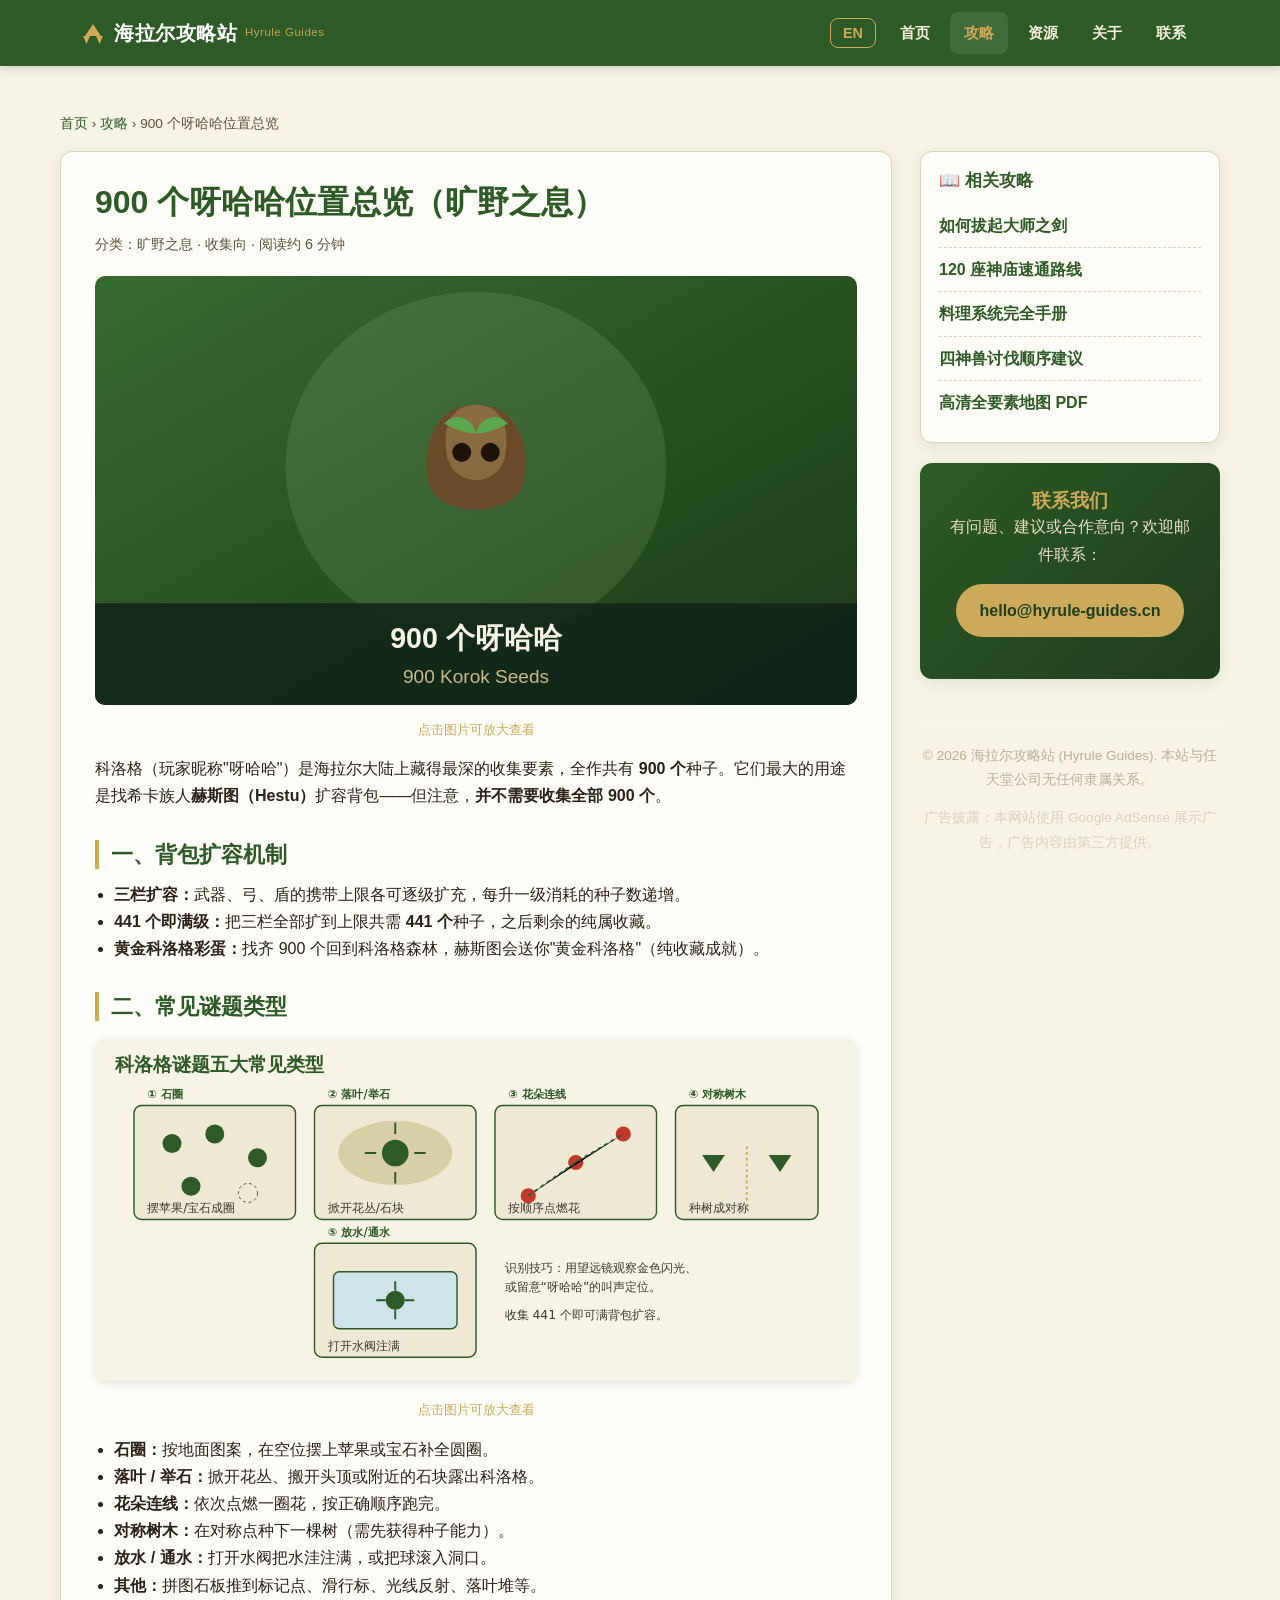
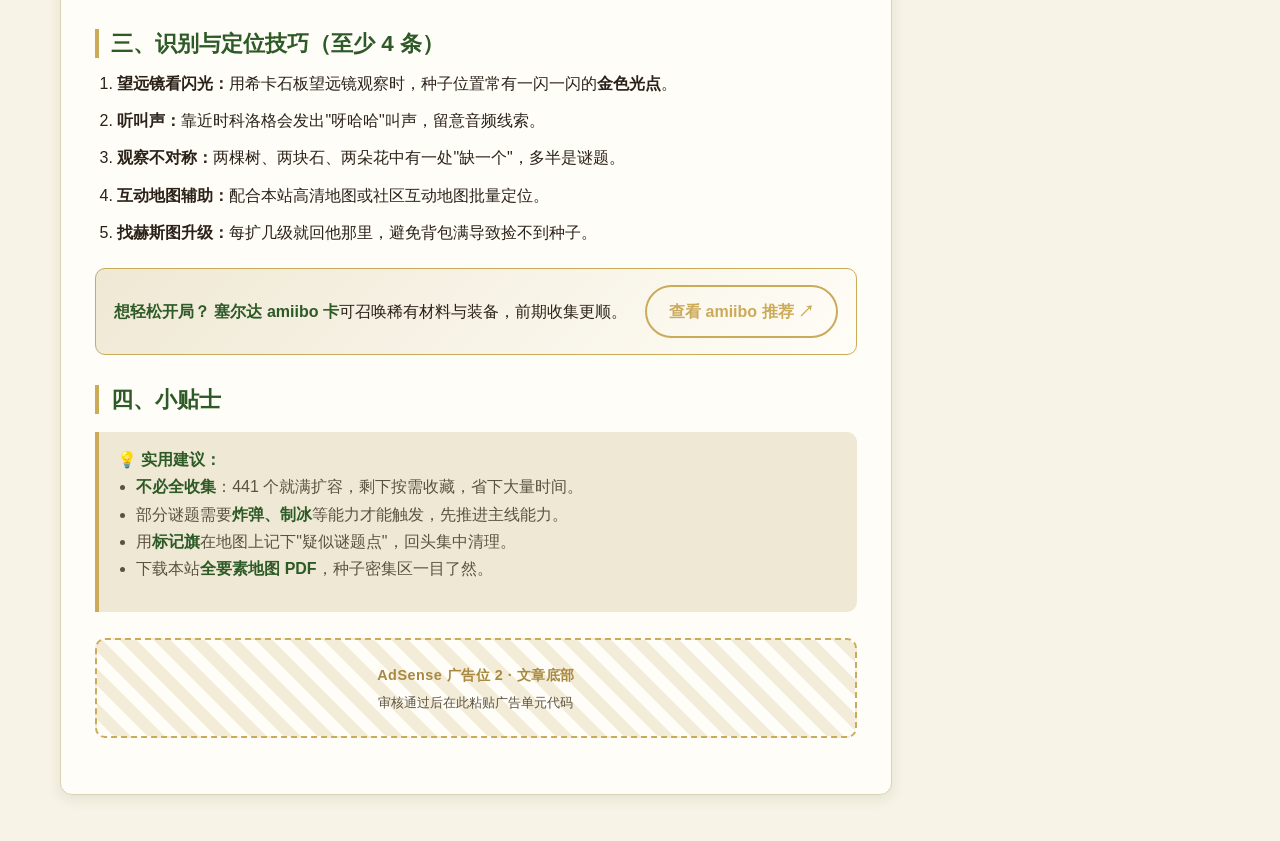
<file: guide-korok.html>
<!DOCTYPE html>
<html lang="zh-CN">
<head>
  <meta charset="UTF-8">
  <meta name="viewport" content="width=device-width, initial-scale=1.0">
  <link rel="icon" type="image/svg+xml" href="images/favicon.svg">
  <title data-zh="900 个呀哈哈位置总览（旷野之息） | 海拉尔攻略站" data-en="900 Korok Seeds Locations (Breath of the Wild) | Hyrule Guides">900 个呀哈哈位置总览（旷野之息） | 海拉尔攻略站</title>
  <meta name="description" data-zh="《塞尔达传说：旷野之息》900 个科洛格（呀哈哈）种子的收集攻略：背包扩容机制、常见谜题类型、识别与定位技巧。" data-en="A Breath of the Wild Korok seed guide: the 900-seed backpack upgrade, common puzzle types, and how to spot and locate every Korok.">
  <!-- Google AdSense 脚本，审核后粘贴在此 -->
  <link rel="stylesheet" href="style.css">
</head>
<body>

  <!-- ===== 头部导航 ===== -->
  <header class="site-header">
    <div class="container">
      <a href="index.html" class="brand">
        <svg class="triforce" viewBox="0 0 24 22" aria-hidden="true">
          <polygon points="12,2 4,14 20,14" fill="#cbaa5a"/>
          <polygon points="2,14 9,14 5.5,22" fill="#cbaa5a"/>
          <polygon points="22,14 15,14 18.5,22" fill="#cbaa5a"/>
        </svg>
        海拉尔攻略站
        <span class="sub">Hyrule Guides</span>
      </a>
      <button class="lang-toggle" id="langToggle" aria-label="切换语言">EN</button>
      <button class="nav-toggle" aria-label="展开菜单" onclick="document.querySelector('.main-nav').classList.toggle('open')"><span class="zh">☰ 菜单</span><span class="en">☰ Menu</span></button>
      <nav class="main-nav" aria-label="主导航">
        <ul>
          <li><a href="index.html"><span class="zh">首页</span><span class="en">Home</span></a></li>
          <li><a href="guide-korok.html" class="active"><span class="zh">攻略</span><span class="en">Guides</span></a></li>
          <li><a href="resources.html"><span class="zh">资源</span><span class="en">Resources</span></a></li>
          <li><a href="about.html"><span class="zh">关于</span><span class="en">About</span></a></li>
          <li><a href="contact.html"><span class="zh">联系</span><span class="en">Contact</span></a></li>
        </ul>
      </nav>
    </div>
  </header>

  <main class="container section">
    <nav class="breadcrumb" aria-label="面包屑">
      <a href="index.html"><span class="zh">首页</span><span class="en">Home</span></a> › <a href="index.html#guides"><span class="zh">攻略</span><span class="en">Guides</span></a> › <span class="zh">900 个呀哈哈位置总览</span><span class="en">900 Korok Seeds Locations</span>
    </nav>

    <div class="layout">
      <!-- ===== 正文 ===== -->
      <article class="article">
        <h1><span class="zh">900 个呀哈哈位置总览（旷野之息）</span><span class="en">900 Korok Seeds Locations (Breath of the Wild)</span></h1>
        <p class="meta"><span class="zh">分类：旷野之息 · 收集向 · 阅读约 6 分钟</span><span class="en">Category: Breath of the Wild · Collectibles · ~6 min read</span></p>

        <img class="thumb" src="images/thumb-korok.svg" alt="科洛格（呀哈哈）缩略图" loading="lazy">

        <p><span class="zh">科洛格（玩家昵称"呀哈哈"）是海拉尔大陆上藏得最深的收集要素，全作共有 <strong>900 个</strong>种子。它们最大的用途是找希卡族人<strong>赫斯图（Hestu）</strong>扩容背包——但注意，<strong>并不需要收集全部 900 个</strong>。</span><span class="en">Koroks (nicknamed "Yahaha") are Hyrule's deepest hidden collectible — <strong>900</strong> in total. You trade them with Hestu to expand your inventory, but you <strong>don't need all 900</strong>.</span></p>

        <h2><span class="zh">一、背包扩容机制</span><span class="en">1. Backpack Upgrade Mechanics</span></h2>
        <ul>
          <li><span class="zh"><strong>三栏扩容：</strong>武器、弓、盾的携带上限各可逐级扩充，每升一级消耗的种子数递增。</span><span class="en"><strong>Three slots:</strong> weapon, bow and shield capacities each level up, costing rising numbers of seeds.</span></li>
          <li><span class="zh"><strong>441 个即满级：</strong>把三栏全部扩到上限共需 <strong>441 个</strong>种子，之后剩余的纯属收藏。</span><span class="en"><strong>441 to max:</strong> fully expanding all three takes <strong>441 seeds</strong>; the rest are purely for completion.</span></li>
          <li><span class="zh"><strong>黄金科洛格彩蛋：</strong>找齐 900 个回到科洛格森林，赫斯图会送你"黄金科洛格"（纯收藏成就）。</span><span class="en"><strong>Golden Korok:</strong> collect all 900 and return to Korok Forest for Hestu's golden gift — a completion trophy.</span></li>
        </ul>

        <h2><span class="zh">二、常见谜题类型</span><span class="en">2. Common Puzzle Types</span></h2>
        <img class="guide-fig" src="images/guide-korok-puzzle.svg" alt="常见科洛格谜题类型示意" loading="lazy">
        <ul>
          <li><span class="zh"><strong>石圈：</strong>按地面图案，在空位摆上苹果或宝石补全圆圈。</span><span class="en"><strong>Stone rings:</strong> place an apple or gem in the gap to complete the pattern.</span></li>
          <li><span class="zh"><strong>落叶 / 举石：</strong>掀开花丛、搬开头顶或附近的石块露出科洛格。</span><span class="en"><strong>Lift / move:</strong> rustle bushes or lift/move a rock to reveal the Korok.</span></li>
          <li><span class="zh"><strong>花朵连线：</strong>依次点燃一圈花，按正确顺序跑完。</span><span class="en"><strong>Flower trails:</strong> ignite a ring of flowers in the right order.</span></li>
          <li><span class="zh"><strong>对称树木：</strong>在对称点种下一棵树（需先获得种子能力）。</span><span class="en"><strong>Symmetry trees:</strong> plant a tree at the mirror point (needs the tree seed ability).</span></li>
          <li><span class="zh"><strong>放水 / 通水：</strong>打开水阀把水洼注满，或把球滚入洞口。</span><span class="en"><strong>Water / roll:</strong> open a valve to fill a pool, or roll a ball into a hole.</span></li>
          <li><span class="zh"><strong>其他：</strong>拼图石板推到标记点、滑行标、光线反射、落叶堆等。</span><span class="en"><strong>Others:</strong> sliding slabs, light reflections, leaf piles and more.</span></li>
        </ul>

        <h2><span class="zh">三、识别与定位技巧（至少 4 条）</span><span class="en">3. How to Spot & Locate (4+)</span></h2>
        <ol class="steps">
          <li><span class="zh"><strong>望远镜看闪光：</strong>用希卡石板望远镜观察时，种子位置常有一闪一闪的<strong>金色光点</strong>。</span><span class="en"><strong>Scope for glints:</strong> in telescope view, seed spots often show a shimmering <strong>gold sparkle</strong>.</span></li>
          <li><span class="zh"><strong>听叫声：</strong>靠近时科洛格会发出"呀哈哈"叫声，留意音频线索。</span><span class="en"><strong>Listen:</strong> nearby Koroks say "Yahaha" — use audio cues.</span></li>
          <li><span class="zh"><strong>观察不对称：</strong>两棵树、两块石、两朵花中有一处"缺一个"，多半是谜题。</span><span class="en"><strong>Spot asymmetry:</strong> a missing tree/rock/flower in a pair usually means a puzzle.</span></li>
          <li><span class="zh"><strong>互动地图辅助：</strong>配合本站高清地图或社区互动地图批量定位。</span><span class="en"><strong>Interactive maps:</strong> pair with our HD map or community maps to batch-locate.</span></li>
          <li><span class="zh"><strong>找赫斯图升级：</strong>每扩几级就回他那里，避免背包满导致捡不到种子。</span><span class="en"><strong>Level up with Hestu:</strong> visit him periodically so a full bag doesn't block seeds.</span></li>
        </ol>

        <!-- 内嵌联盟推荐：amiibo 卡 -->
        <div class="inline-affiliate">
          <div class="ia-text">
            <span class="zh"><strong>想轻松开局？</strong> <strong>塞尔达 amiibo 卡</strong>可召唤稀有材料与装备，前期收集更顺。</span><span class="en"><strong>Easier start?</strong> <strong>Zelda amiibo cards</strong> summon rare materials and gear for a smoother early game.</span>
          </div>
          <!-- 联盟链接：amiibo 卡 -->
          <a href="#" class="btn btn-outline"><span class="zh">查看 amiibo 推荐 ↗</span><span class="en">View amiibo ↗</span></a>
        </div>

        <h2><span class="zh">四、小贴士</span><span class="en">4. Tips</span></h2>
        <div class="tip">
          <span class="zh"><strong>💡 实用建议：</strong></span><span class="en"><strong>💡 Practical tips:</strong></span>
          <ul>
            <li><span class="zh"><strong>不必全收集</strong>：441 个就满扩容，剩下按需收藏，省下大量时间。</span><span class="en"><strong>No need for all 900</strong>: 441 maxes your bags; collect the rest only if you want.</span></li>
            <li><span class="zh">部分谜题需要<strong>炸弹、制冰</strong>等能力才能触发，先推进主线能力。</span><span class="en">Some puzzles need <strong>bombs, Cryonis</strong> etc. — progress the runes first.</span></li>
            <li><span class="zh">用<strong>标记旗</strong>在地图上记下"疑似谜题点"，回头集中清理。</span><span class="en">Drop <strong>map pins</strong> on suspicious spots and clear them in batches.</span></li>
            <li><span class="zh">下载本站<strong>全要素地图 PDF</strong>，种子密集区一目了然。</span><span class="en">Grab our <strong>full-map PDF</strong> to see dense seed areas at a glance.</span></li>
          </ul>
        </div>

        <!-- 文章底部广告位 -->
        <!-- AdSense 广告位 2 -->
        <div class="ad-container" aria-label="广告位">
          <span>
            <span class="ad-label"><span class="zh">AdSense 广告位 2 · 文章底部</span><span class="en">AdSense Ad 2 · End of Article</span></span>
            <span class="ad-note"><span class="zh">审核通过后在此粘贴广告单元代码</span><span class="en">Paste ad unit code here after approval</span></span>
          </span>
        </div>
      </article>

      <!-- ===== 侧边栏 ===== -->
      <aside class="sidebar">
        <div class="widget">
          <h3><span class="zh">📖 相关攻略</span><span class="en">📖 Related Guides</span></h3>
          <ul>
            <li><a href="guide.html"><span class="zh">如何拔起大师之剑</span><span class="en">How to Pull the Master Sword</span></a></li>
            <li><a href="guide-shrines.html"><span class="zh">120 座神庙速通路线</span><span class="en">120 Shrines Speedrun Route</span></a></li>
            <li><a href="guide-cooking.html"><span class="zh">料理系统完全手册</span><span class="en">Complete Cooking Guide</span></a></li>
            <li><a href="guide-divine-beast.html"><span class="zh">四神兽讨伐顺序建议</span><span class="en">Divine Beast Order Guide</span></a></li>
            <li><a href="resources.html"><span class="zh">高清全要素地图 PDF</span><span class="en">HD Full-Map PDF</span></a></li>
          </ul>
        </div>

                <div class="sponsor-box">
          <h3><span class="zh">联系我们</span><span class="en">Contact Us</span></h3>
          <p><span class="zh">有问题、建议或合作意向？欢迎邮件联系：</span><span class="en">Questions, suggestions or collaboration? Email us:</span></p>
          <p class="contact-email"><a href="mailto:hello@hyrule-guides.cn" class="btn btn-primary">hello@hyrule-guides.cn</a></p>
        </div>
      <div class="footer-bottom">
        <p>© <span id="year">2026</span> <span class="zh">海拉尔攻略站 (Hyrule Guides). 本站与任天堂公司无任何隶属关系。</span><span class="en">Hyrule Guides. This site is not affiliated with Nintendo Co., Ltd.</span></p>
        <p class="ad-disclosure"><span class="zh">广告披露：本网站使用 Google AdSense 展示广告，广告内容由第三方提供。</span><span class="en">Ad disclosure: This website displays ads served by Google AdSense; ad content is provided by third parties.</span></p>
      </div>
    </div>
  </footer>

  <script src="script.js"></script>
</body>
</html>
</file>
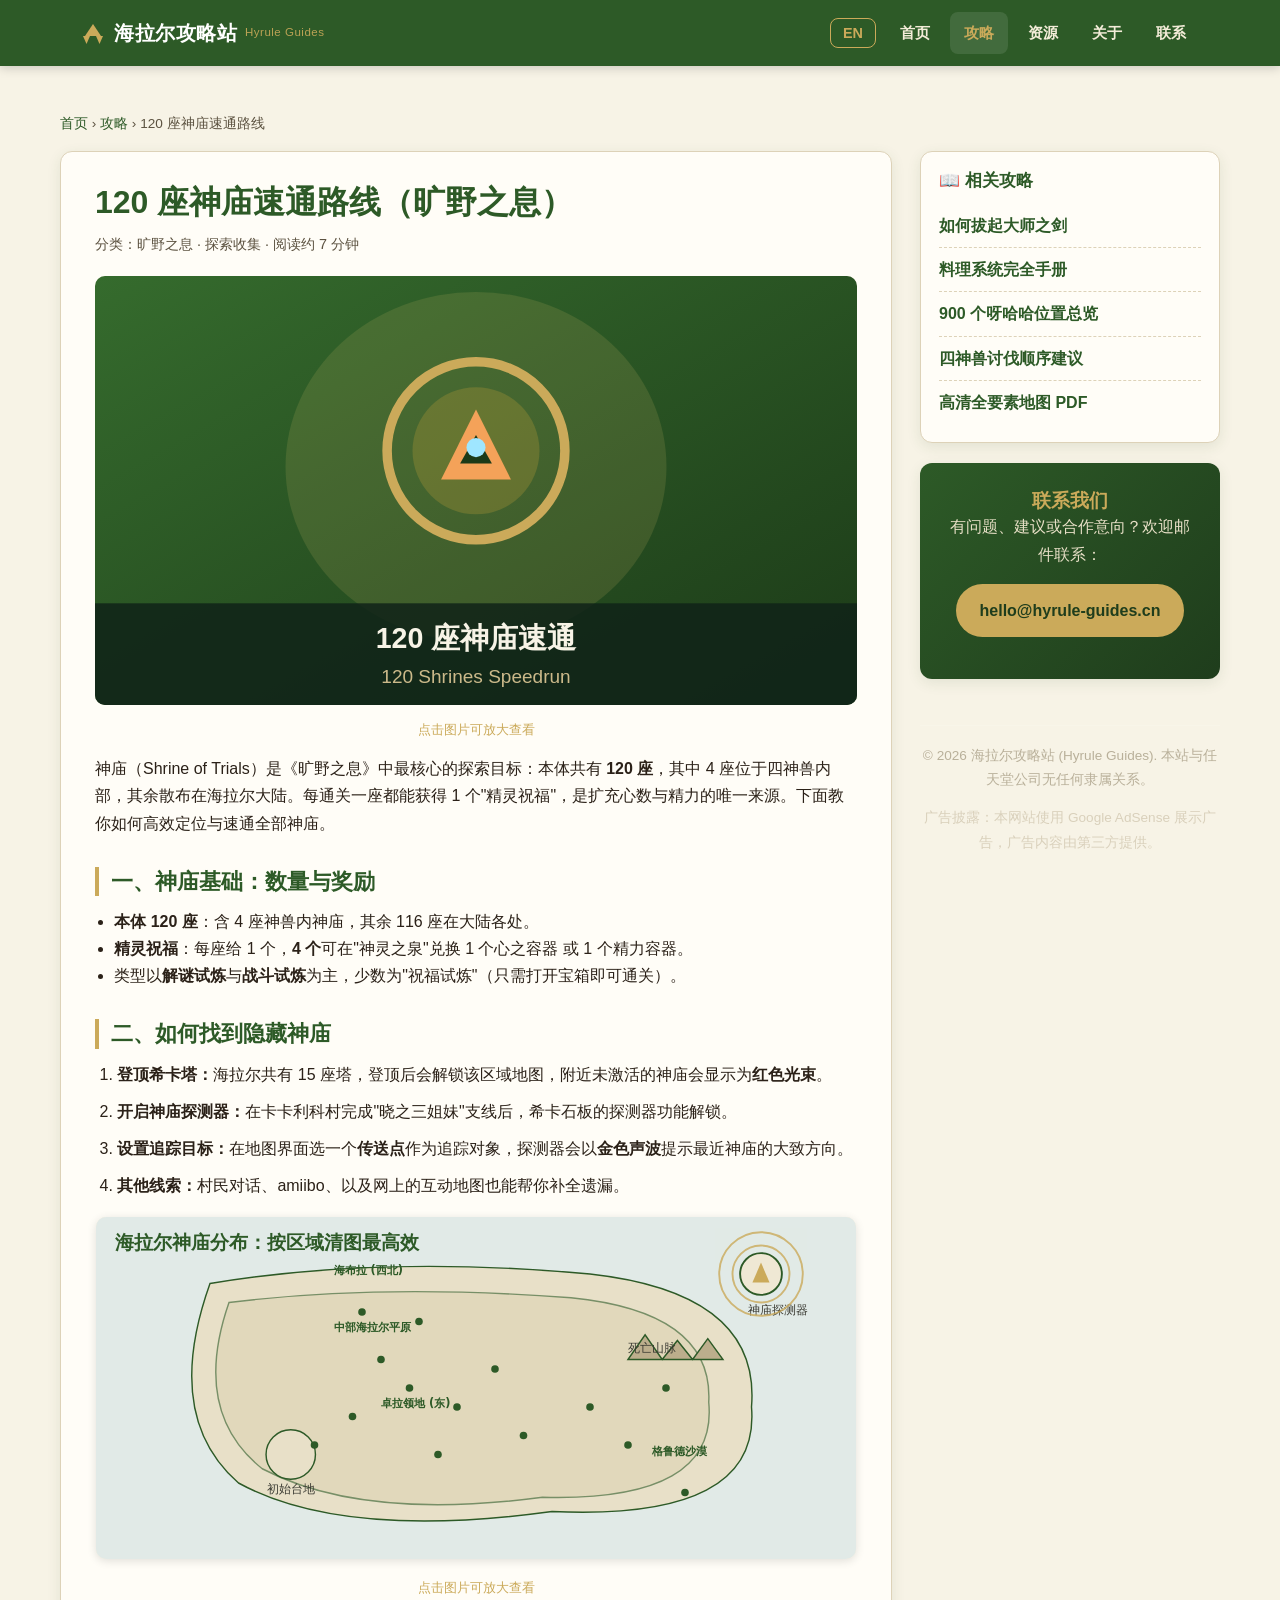
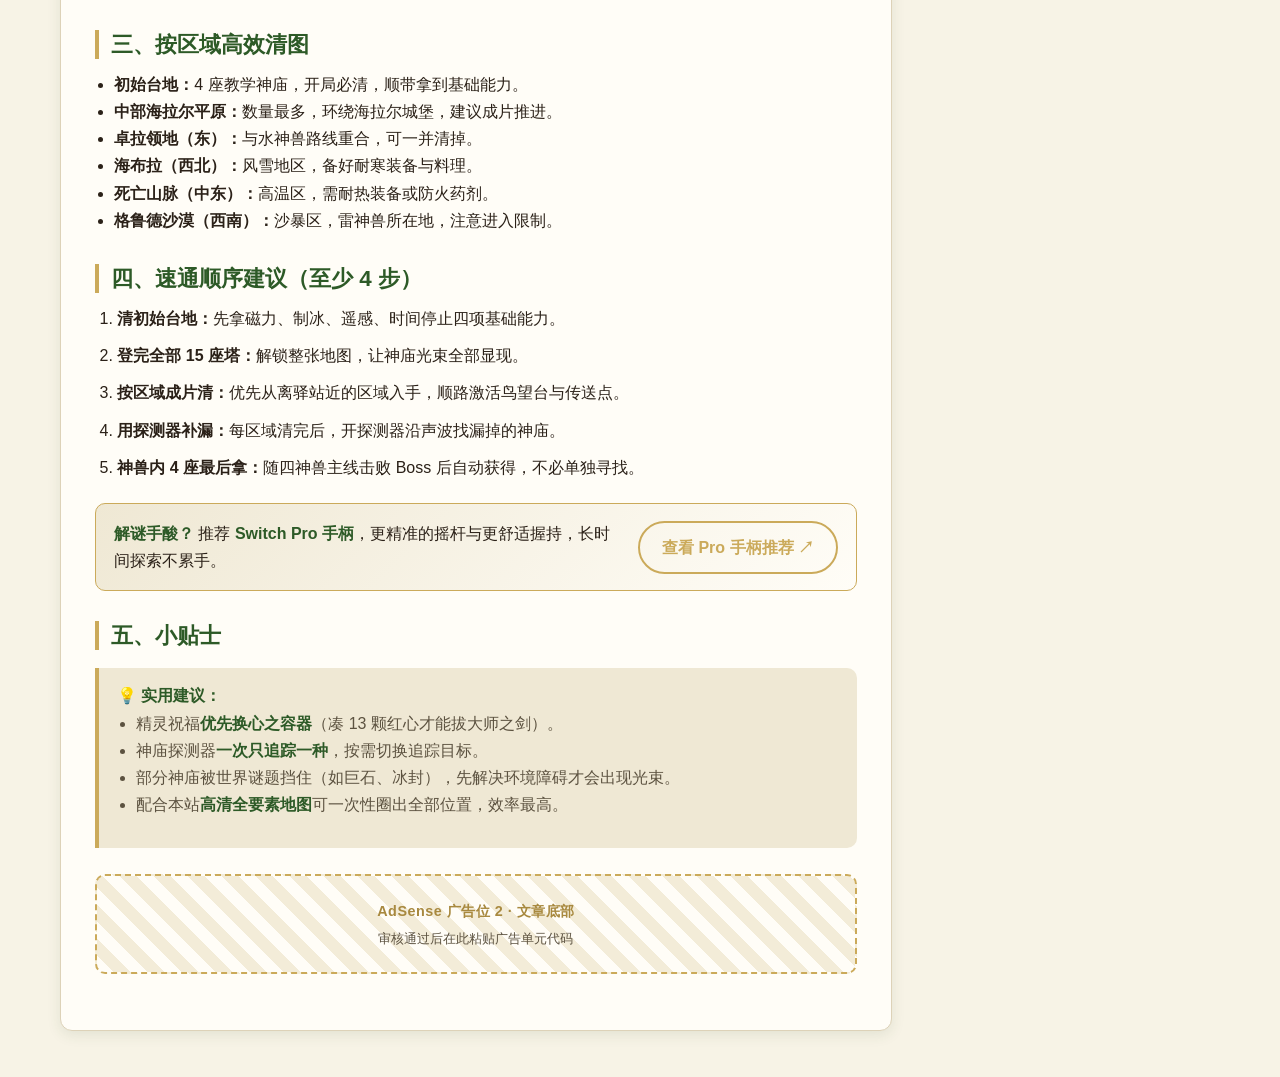
<file: guide-shrines.html>
<!DOCTYPE html>
<html lang="zh-CN">
<head>
  <meta charset="UTF-8">
  <meta name="viewport" content="width=device-width, initial-scale=1.0">
  <link rel="icon" type="image/svg+xml" href="images/favicon.svg">
  <title data-zh="120 座神庙速通路线（旷野之息） | 海拉尔攻略站" data-en="120 Shrines Speedrun Route (Breath of the Wild) | Hyrule Guides">120 座神庙速通路线（旷野之息） | 海拉尔攻略站</title>
  <meta name="description" data-zh="《塞尔达传说：旷野之息》120 座神庙的定位与速通攻略：希卡塔光束、神庙探测器用法、区域划分与高效清图顺序。" data-en="A Breath of the Wild guide to all 120 shrines: Sheikah towers, the shrine detector, regional breakdown and an efficient clear order.">
  <!-- Google AdSense 脚本，审核后粘贴在此 -->
  <link rel="stylesheet" href="style.css">
</head>
<body>

  <!-- ===== 头部导航 ===== -->
  <header class="site-header">
    <div class="container">
      <a href="index.html" class="brand">
        <svg class="triforce" viewBox="0 0 24 22" aria-hidden="true">
          <polygon points="12,2 4,14 20,14" fill="#cbaa5a"/>
          <polygon points="2,14 9,14 5.5,22" fill="#cbaa5a"/>
          <polygon points="22,14 15,14 18.5,22" fill="#cbaa5a"/>
        </svg>
        海拉尔攻略站
        <span class="sub">Hyrule Guides</span>
      </a>
      <button class="lang-toggle" id="langToggle" aria-label="切换语言">EN</button>
      <button class="nav-toggle" aria-label="展开菜单" onclick="document.querySelector('.main-nav').classList.toggle('open')"><span class="zh">☰ 菜单</span><span class="en">☰ Menu</span></button>
      <nav class="main-nav" aria-label="主导航">
        <ul>
          <li><a href="index.html"><span class="zh">首页</span><span class="en">Home</span></a></li>
          <li><a href="guide-shrines.html" class="active"><span class="zh">攻略</span><span class="en">Guides</span></a></li>
          <li><a href="resources.html"><span class="zh">资源</span><span class="en">Resources</span></a></li>
          <li><a href="about.html"><span class="zh">关于</span><span class="en">About</span></a></li>
          <li><a href="contact.html"><span class="zh">联系</span><span class="en">Contact</span></a></li>
        </ul>
      </nav>
    </div>
  </header>

  <main class="container section">
    <nav class="breadcrumb" aria-label="面包屑">
      <a href="index.html"><span class="zh">首页</span><span class="en">Home</span></a> › <a href="index.html#guides"><span class="zh">攻略</span><span class="en">Guides</span></a> › <span class="zh">120 座神庙速通路线</span><span class="en">120 Shrines Speedrun Route</span>
    </nav>

    <div class="layout">
      <!-- ===== 正文 ===== -->
      <article class="article">
        <h1><span class="zh">120 座神庙速通路线（旷野之息）</span><span class="en">120 Shrines Speedrun Route (Breath of the Wild)</span></h1>
        <p class="meta"><span class="zh">分类：旷野之息 · 探索收集 · 阅读约 7 分钟</span><span class="en">Category: Breath of the Wild · Exploration · ~7 min read</span></p>

        <img class="thumb" src="images/thumb-shrine.svg" alt="希卡神庙缩略图" loading="lazy">

        <p><span class="zh">神庙（Shrine of Trials）是《旷野之息》中最核心的探索目标：本体共有 <strong>120 座</strong>，其中 4 座位于四神兽内部，其余散布在海拉尔大陆。每通关一座都能获得 1 个"精灵祝福"，是扩充心数与精力的唯一来源。下面教你如何高效定位与速通全部神庙。</span><span class="en">Shrines of Trials are the backbone of exploration in Breath of the Wild: the base game has <strong>120</strong>, four of them inside the Divine Beasts and the rest scattered across Hyrule. Each clears drops a Spirit Orb — the only way to grow your hearts and stamina. Here's how to locate and speedrun them all.</span></p>

        <h2><span class="zh">一、神庙基础：数量与奖励</span><span class="en">1. The Basics: Count & Rewards</span></h2>
        <ul>
          <li><span class="zh"><strong>本体 120 座</strong>：含 4 座神兽内神庙，其余 116 座在大陆各处。</span><span class="en"><strong>120 in the base game</strong>: 4 are inside the Divine Beasts; the other 116 are across the world.</span></li>
          <li><span class="zh"><strong>精灵祝福</strong>：每座给 1 个，<strong>4 个</strong>可在"神灵之泉"兑换 1 个心之容器 或 1 个精力容器。</span><span class="en"><strong>Spirit Orbs</strong>: 1 per shrine; <strong>4 orbs</strong> trade at a Goddess Statue for 1 Heart Container or 1 Stamina Vessel.</span></li>
          <li><span class="zh">类型以<strong>解谜试炼</strong>与<strong>战斗试炼</strong>为主，少数为"祝福试炼"（只需打开宝箱即可通关）。</span><span class="en">Most are <strong>puzzle</strong> or <strong>combat</strong> trials; a few are "blessing" shrines you clear just by opening a chest.</span></li>
        </ul>

        <h2><span class="zh">二、如何找到隐藏神庙</span><span class="en">2. How to Find Hidden Shrines</span></h2>
        <ol class="steps">
          <li><span class="zh"><strong>登顶希卡塔：</strong>海拉尔共有 15 座塔，登顶后会解锁该区域地图，附近未激活的神庙会显示为<strong>红色光束</strong>。</span><span class="en"><strong>Climb the Sheikah Towers:</strong> 15 towers unlock regional maps; nearby unactivated shrines show as <strong>red beams</strong>.</span></li>
          <li><span class="zh"><strong>开启神庙探测器：</strong>在卡卡利科村完成"晓之三姐妹"支线后，希卡石板的探测器功能解锁。</span><span class="en"><strong>Unlock the Shrine Detector:</strong> finish the "Seek Out 'Impa's Secret'" side quest in Kakariko to enable it on the Sheikah Slate.</span></li>
          <li><span class="zh"><strong>设置追踪目标：</strong>在地图界面选一个<strong>传送点</strong>作为追踪对象，探测器会以<strong>金色声波</strong>提示最近神庙的大致方向。</span><span class="en"><strong>Set a target:</strong> pick a <strong>waypoint</strong> on the map; the detector pulses <strong>golden rings</strong> toward the nearest shrine.</span></li>
          <li><span class="zh"><strong>其他线索：</strong>村民对话、amiibo、以及网上的互动地图也能帮你补全遗漏。</span><span class="en"><strong>Other clues:</strong> NPC hints, amiibo, and interactive maps help fill the gaps.</span></li>
        </ol>

        <img class="guide-fig" src="images/guide-shrine-region.svg" alt="海拉尔神庙区域分布与神庙探测器示意" loading="lazy">

        <h2><span class="zh">三、按区域高效清图</span><span class="en">3. Clear by Region</span></h2>
        <ul>
          <li><span class="zh"><strong>初始台地：</strong>4 座教学神庙，开局必清，顺带拿到基础能力。</span><span class="en"><strong>Great Plateau:</strong> 4 tutorial shrines you clear at the start.</span></li>
          <li><span class="zh"><strong>中部海拉尔平原：</strong>数量最多，环绕海拉尔城堡，建议成片推进。</span><span class="en"><strong>Central Hyrule:</strong> the densest cluster, around Hyrule Castle — clear in sweeps.</span></li>
          <li><span class="zh"><strong>卓拉领地（东）：</strong>与水神兽路线重合，可一并清掉。</span><span class="en"><strong>Zora's Domain (East):</strong> overlaps the water Divine Beast path.</span></li>
          <li><span class="zh"><strong>海布拉（西北）：</strong>风雪地区，备好耐寒装备与料理。</span><span class="en"><strong>Hebra (Northwest):</strong> snowy — bring cold-resistance gear and food.</span></li>
          <li><span class="zh"><strong>死亡山脉（中东）：</strong>高温区，需耐热装备或防火药剂。</span><span class="en"><strong>Death Mountain (Central-East):</strong> hot — need heat gear or fiery-proof elixirs.</span></li>
          <li><span class="zh"><strong>格鲁德沙漠（西南）：</strong>沙暴区，雷神兽所在地，注意进入限制。</span><span class="en"><strong>Gerudo Desert (Southwest):</strong> sandstorm, home of the thunder Divine Beast.</span></li>
        </ul>

        <h2><span class="zh">四、速通顺序建议（至少 4 步）</span><span class="en">4. Suggested Speedrun Order (4+)</span></h2>
        <ol class="steps">
          <li><span class="zh"><strong>清初始台地：</strong>先拿磁力、制冰、遥感、时间停止四项基础能力。</span><span class="en"><strong>Clear the plateau:</strong> grab the four runes (Magnesis, Cryonis, Remote Bomb, Stasis).</span></li>
          <li><span class="zh"><strong>登完全部 15 座塔：</strong>解锁整张地图，让神庙光束全部显现。</span><span class="en"><strong>Climb all 15 towers:</strong> reveal the full map so every beam shows.</span></li>
          <li><span class="zh"><strong>按区域成片清：</strong>优先从离驿站近的区域入手，顺路激活鸟望台与传送点。</span><span class="en"><strong>Clear region by region:</strong> start near stables, activating towers and waypoints as you go.</span></li>
          <li><span class="zh"><strong>用探测器补漏：</strong>每区域清完后，开探测器沿声波找漏掉的神庙。</span><span class="en"><strong>Sweep with the detector:</strong> after each region, follow the pulses to catch stragglers.</span></li>
          <li><span class="zh"><strong>神兽内 4 座最后拿：</strong>随四神兽主线击败 Boss 后自动获得，不必单独寻找。</span><span class="en"><strong>Save the 4 inside beasts:</strong> earned automatically after each Divine Beast boss.</span></li>
        </ol>

        <!-- 内嵌联盟推荐：Switch Pro 手柄 -->
        <div class="inline-affiliate">
          <div class="ia-text">
            <span class="zh"><strong>解谜手酸？</strong> 推荐 <strong>Switch Pro 手柄</strong>，更精准的摇杆与更舒适握持，长时间探索不累手。</span><span class="en"><strong>Puzzle fatigue?</strong> A <strong>Switch Pro Controller</strong> gives precise sticks and a comfy grip for long sessions.</span>
          </div>
          <!-- 联盟链接：Switch Pro 手柄 -->
          <a href="#" class="btn btn-outline"><span class="zh">查看 Pro 手柄推荐 ↗</span><span class="en">View Pro Controller ↗</span></a>
        </div>

        <h2><span class="zh">五、小贴士</span><span class="en">5. Tips</span></h2>
        <div class="tip">
          <span class="zh"><strong>💡 实用建议：</strong></span><span class="en"><strong>💡 Practical tips:</strong></span>
          <ul>
            <li><span class="zh">精灵祝福<strong>优先换心之容器</strong>（凑 13 颗红心才能拔大师之剑）。</span><span class="en">Trade orbs for <strong>Heart Containers first</strong> — you need 13 to pull the Master Sword.</span></li>
            <li><span class="zh">神庙探测器<strong>一次只追踪一种</strong>，按需切换追踪目标。</span><span class="en">The detector tracks <strong>one target at a time</strong> — switch as needed.</span></li>
            <li><span class="zh">部分神庙被世界谜题挡住（如巨石、冰封），先解决环境障碍才会出现光束。</span><span class="en">Some shrines are blocked by world puzzles (boulders, ice) — clear those first.</span></li>
            <li><span class="zh">配合本站<strong>高清全要素地图</strong>可一次性圈出全部位置，效率最高。</span><span class="en">Pair with our <strong>HD full map</strong> to circle every location at once.</span></li>
          </ul>
        </div>

        <!-- 文章底部广告位 -->
        <!-- AdSense 广告位 2 -->
        <div class="ad-container" aria-label="广告位">
          <span>
            <span class="ad-label"><span class="zh">AdSense 广告位 2 · 文章底部</span><span class="en">AdSense Ad 2 · End of Article</span></span>
            <span class="ad-note"><span class="zh">审核通过后在此粘贴广告单元代码</span><span class="en">Paste ad unit code here after approval</span></span>
          </span>
        </div>
      </article>

      <!-- ===== 侧边栏 ===== -->
      <aside class="sidebar">
        <div class="widget">
          <h3><span class="zh">📖 相关攻略</span><span class="en">📖 Related Guides</span></h3>
          <ul>
            <li><a href="guide.html"><span class="zh">如何拔起大师之剑</span><span class="en">How to Pull the Master Sword</span></a></li>
            <li><a href="guide-cooking.html"><span class="zh">料理系统完全手册</span><span class="en">Complete Cooking Guide</span></a></li>
            <li><a href="guide-korok.html"><span class="zh">900 个呀哈哈位置总览</span><span class="en">900 Korok Seeds Locations</span></a></li>
            <li><a href="guide-divine-beast.html"><span class="zh">四神兽讨伐顺序建议</span><span class="en">Divine Beast Order Guide</span></a></li>
            <li><a href="resources.html"><span class="zh">高清全要素地图 PDF</span><span class="en">HD Full-Map PDF</span></a></li>
          </ul>
        </div>

                <div class="sponsor-box">
          <h3><span class="zh">联系我们</span><span class="en">Contact Us</span></h3>
          <p><span class="zh">有问题、建议或合作意向？欢迎邮件联系：</span><span class="en">Questions, suggestions or collaboration? Email us:</span></p>
          <p class="contact-email"><a href="mailto:hello@hyrule-guides.cn" class="btn btn-primary">hello@hyrule-guides.cn</a></p>
        </div>
      <div class="footer-bottom">
        <p>© <span id="year">2026</span> <span class="zh">海拉尔攻略站 (Hyrule Guides). 本站与任天堂公司无任何隶属关系。</span><span class="en">Hyrule Guides. This site is not affiliated with Nintendo Co., Ltd.</span></p>
        <p class="ad-disclosure"><span class="zh">广告披露：本网站使用 Google AdSense 展示广告，广告内容由第三方提供。</span><span class="en">Ad disclosure: This website displays ads served by Google AdSense; ad content is provided by third parties.</span></p>
      </div>
    </div>
  </footer>

  <script src="script.js"></script>
</body>
</html>
</file>
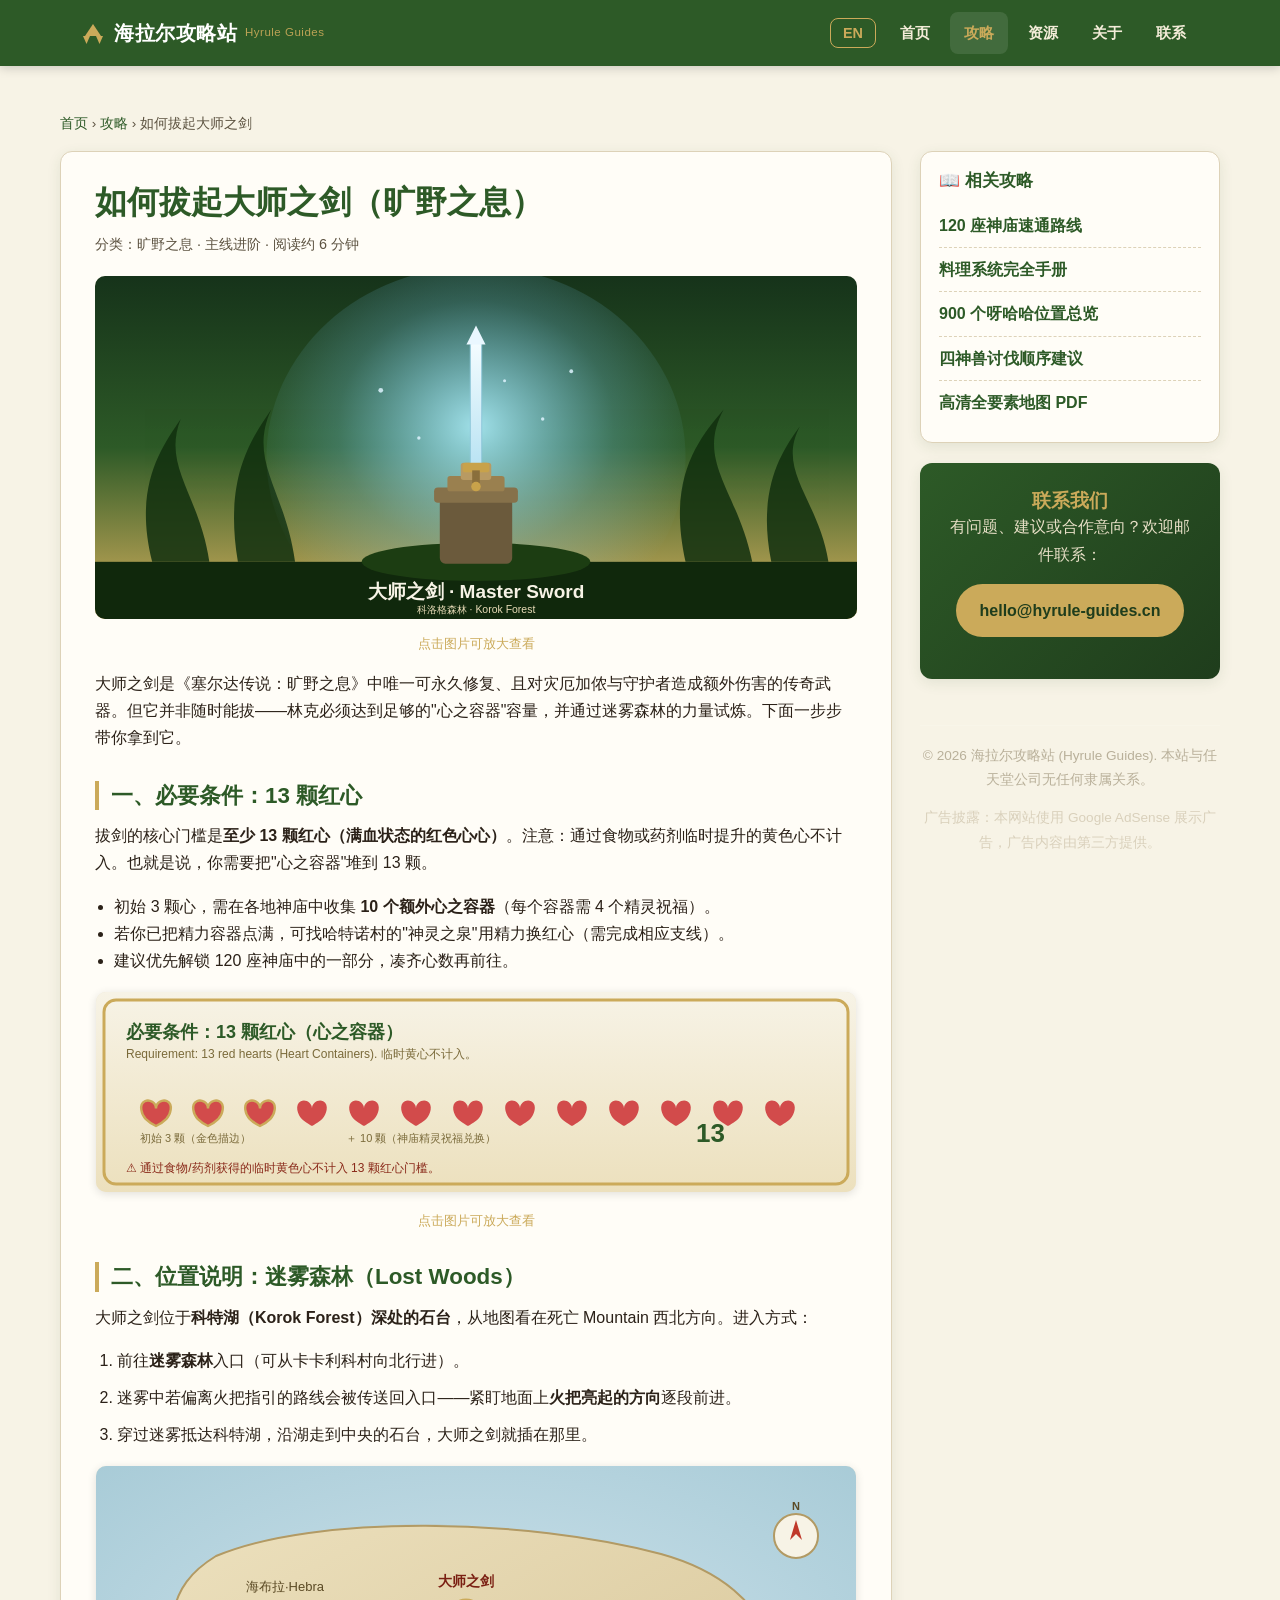
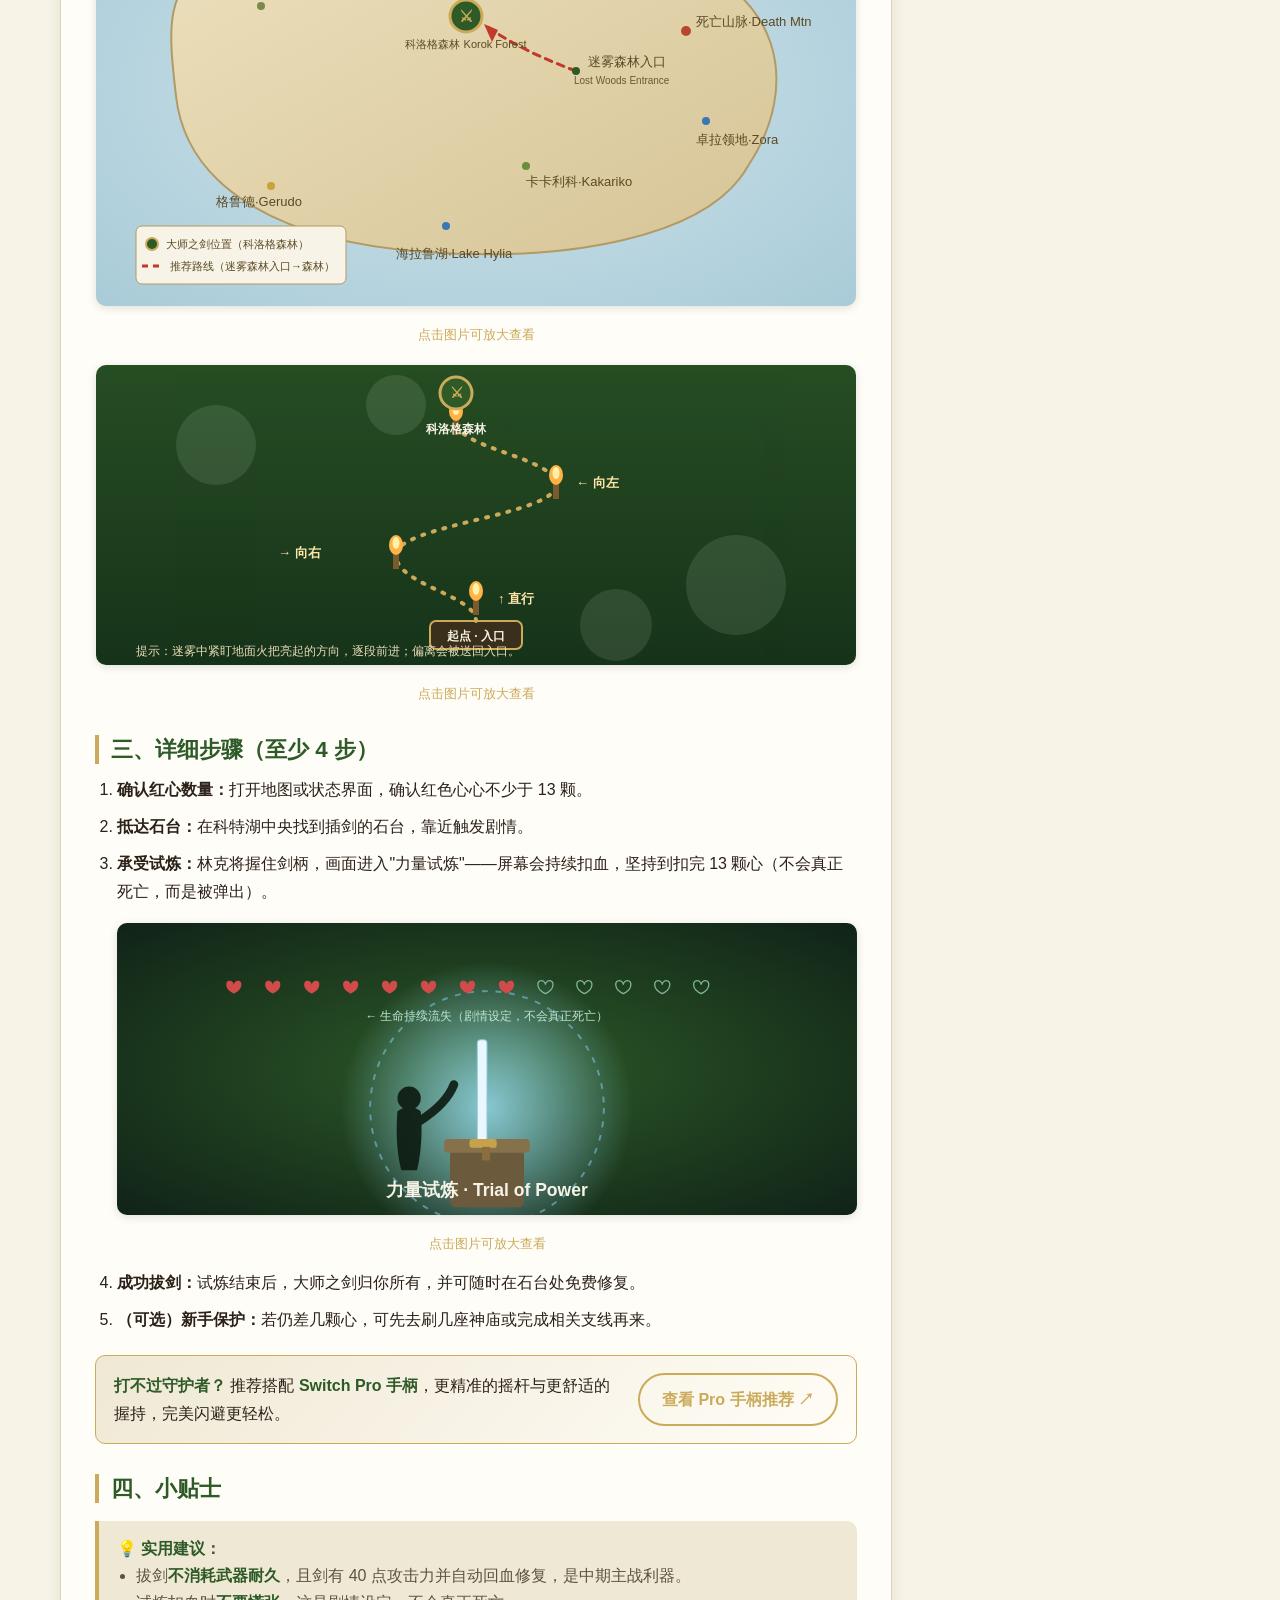
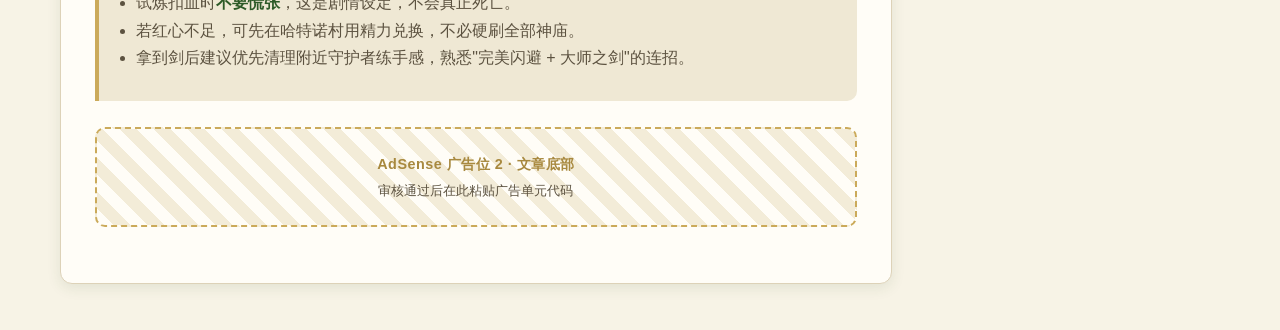
<file: guide.html>
<!DOCTYPE html>
<html lang="zh-CN">
<head>
  <meta charset="UTF-8">
  <meta name="viewport" content="width=device-width, initial-scale=1.0">
  <link rel="icon" type="image/svg+xml" href="images/favicon.svg">
  <title data-zh="如何拔起大师之剑（旷野之息） | 海拉尔攻略站" data-en="How to Pull the Master Sword (Breath of the Wild) | Hyrule Guides">如何拔起大师之剑（旷野之息） | 海拉尔攻略站</title>
  <meta name="description" data-zh="《塞尔达传说：旷野之息》拔起大师之剑的完整攻略：13 颗红心的获取方法、迷雾森林位置、拔剑详细步骤与实用小贴士。" data-en="A complete Breath of the Wild guide to pulling the Master Sword: how to get 13 hearts, the Lost Woods location, step-by-step pull steps and handy tips.">
  <!-- Google AdSense 脚本，审核后粘贴在此 -->
  <link rel="stylesheet" href="style.css">
</head>
<body>

  <!-- ===== 头部导航 ===== -->
  <header class="site-header">
    <div class="container">
      <a href="index.html" class="brand">
        <svg class="triforce" viewBox="0 0 24 22" aria-hidden="true">
          <polygon points="12,2 4,14 20,14" fill="#cbaa5a"/>
          <polygon points="2,14 9,14 5.5,22" fill="#cbaa5a"/>
          <polygon points="22,14 15,14 18.5,22" fill="#cbaa5a"/>
        </svg>
        海拉尔攻略站
        <span class="sub">Hyrule Guides</span>
      </a>
      <button class="lang-toggle" id="langToggle" aria-label="切换语言">EN</button>
      <button class="nav-toggle" aria-label="展开菜单" onclick="document.querySelector('.main-nav').classList.toggle('open')"><span class="zh">☰ 菜单</span><span class="en">☰ Menu</span></button>
      <nav class="main-nav" aria-label="主导航">
        <ul>
          <li><a href="index.html"><span class="zh">首页</span><span class="en">Home</span></a></li>
          <li><a href="guide.html" class="active"><span class="zh">攻略</span><span class="en">Guides</span></a></li>
          <li><a href="resources.html"><span class="zh">资源</span><span class="en">Resources</span></a></li>
          <li><a href="about.html"><span class="zh">关于</span><span class="en">About</span></a></li>
          <li><a href="contact.html"><span class="zh">联系</span><span class="en">Contact</span></a></li>
        </ul>
      </nav>
    </div>
  </header>

  <main class="container section">
    <nav class="breadcrumb" aria-label="面包屑">
      <a href="index.html"><span class="zh">首页</span><span class="en">Home</span></a> › <a href="guide.html"><span class="zh">攻略</span><span class="en">Guides</span></a> › <span class="zh">如何拔起大师之剑</span><span class="en">How to Pull the Master Sword</span>
    </nav>

    <div class="layout">
      <!-- ===== 正文 ===== -->
      <article class="article">
        <h1><span class="zh">如何拔起大师之剑（旷野之息）</span><span class="en">How to Pull the Master Sword (Breath of the Wild)</span></h1>
        <p class="meta"><span class="zh">分类：旷野之息 · 主线进阶 · 阅读约 6 分钟</span><span class="en">Category: Breath of the Wild · Main Story · ~6 min read</span></p>

        <img class="thumb" src="images/guide-master-sword-hero.svg" alt="大师之剑插在科洛格森林石台上的场景" loading="lazy">

        <p><span class="zh">大师之剑是《塞尔达传说：旷野之息》中唯一可永久修复、且对灾厄加侬与守护者造成额外伤害的传奇武器。但它并非随时能拔——林克必须达到足够的"心之容器"容量，并通过迷雾森林的力量试炼。下面一步步带你拿到它。</span><span class="en">The Master Sword is the only self-repairing legendary weapon in Breath of the Wild, dealing extra damage to Calamity Ganon and Guardians. But you can't just yank it out — Link needs enough Heart Containers and must pass the Trial of Power in the Lost Woods. Here's how, step by step.</span></p>

        <h2><span class="zh">一、必要条件：13 颗红心</span><span class="en">1. Requirement: 13 Heart Containers</span></h2>
        <p><span class="zh">拔剑的核心门槛是<strong>至少 13 颗红心（满血状态的红色心心）</strong>。注意：通过食物或药剂临时提升的黄色心不计入。也就是说，你需要把"心之容器"堆到 13 颗。</span><span class="en">The core gate is <strong>at least 13 red hearts (full-health hearts)</strong>. Note: temporary yellow hearts from food or elixirs don't count. In other words, you need 13 Heart Containers.</span></p>
        <ul>
          <li><span class="zh">初始 3 颗心，需在各地神庙中收集 <strong>10 个额外心之容器</strong>（每个容器需 4 个精灵祝福）。</span><span class="en">You start with 3 hearts; collect <strong>10 extra Heart Containers</strong> from shrines (each needs 4 Spirit Orbs).</span></li>
          <li><span class="zh">若你已把精力容器点满，可找哈特诺村的"神灵之泉"用精力换红心（需完成相应支线）。</span><span class="en">If you've maxed Stamina Vessels, trade stamina for hearts at the Goddess Statue in Hateno Village (requires a side quest).</span></li>
          <li><span class="zh">建议优先解锁 120 座神庙中的一部分，凑齐心数再前往。</span><span class="en">Unlock a portion of the 120 shrines first, then head over once you have enough hearts.</span></li>
        </ul>

        <img class="guide-fig" src="images/guide-hearts.svg" alt="拔剑需要的 13 颗红心示意图" loading="lazy">

        <h2><span class="zh">二、位置说明：迷雾森林（Lost Woods）</span><span class="en">2. Location: Lost Woods</span></h2>
        <p><span class="zh">大师之剑位于<strong>科特湖（Korok Forest）深处的石台</strong>，从地图看在死亡 Mountain 西北方向。进入方式：</span><span class="en">The Master Sword rests on a pedestal deep in <strong>Korok Forest</strong>, northwest of Death Mountain. How to get in:</span></p>
        <ol class="steps">
          <li><span class="zh">前往<strong>迷雾森林</strong>入口（可从卡卡利科村向北行进）。</span><span class="en">Head to the <strong>Lost Woods</strong> entrance (travel north from Kakariko Village).</span></li>
          <li><span class="zh">迷雾中若偏离火把指引的路线会被传送回入口——紧盯地面上<strong>火把亮起的方向</strong>逐段前进。</span><span class="en">Stray from the torch-lit path in the fog and you'll be warped back — follow the <strong>direction the torches point</strong>, segment by segment.</span></li>
          <li><span class="zh">穿过迷雾抵达科特湖，沿湖走到中央的石台，大师之剑就插在那里。</span><span class="en">Pass through the fog to reach Korok Forest, walk to the central pedestal by the lake — that's where the sword is planted.</span></li>
        </ol>

        <img class="guide-fig" src="images/guide-location-map.svg" alt="海拉尔地图：大师之剑位于科洛格森林" loading="lazy">
        <img class="guide-fig" src="images/guide-lost-woods.svg" alt="迷雾森林火把走法示意" loading="lazy">

        <h2><span class="zh">三、详细步骤（至少 4 步）</span><span class="en">3. Detailed Steps (4+)</span></h2>
        <ol class="steps">
          <li><span class="zh"><strong>确认红心数量：</strong>打开地图或状态界面，确认红色心心不少于 13 颗。</span><span class="en"><strong>Check your hearts:</strong> open the map or stats screen and confirm you have at least 13 red hearts.</span></li>
          <li><span class="zh"><strong>抵达石台：</strong>在科特湖中央找到插剑的石台，靠近触发剧情。</span><span class="en"><strong>Reach the pedestal:</strong> find the sword pedestal at the center of Korok Forest and approach to trigger the cutscene.</span></li>
          <li><span class="zh"><strong>承受试炼：</strong>林克将握住剑柄，画面进入"力量试炼"——屏幕会持续扣血，坚持到扣完 13 颗心（不会真正死亡，而是被弹出）。</span><span class="en"><strong>Endure the trial:</strong> Link grips the hilt and enters the "Trial of Power" — your health drains continuously; hold on until all 13 hearts are gone (you won't truly die, just get ejected).</span></li>

        <img class="guide-fig" src="images/guide-pull-trial.svg" alt="力量试炼：持续扣血直到扣完 13 颗心" loading="lazy">
          <li><span class="zh"><strong>成功拔剑：</strong>试炼结束后，大师之剑归你所有，并可随时在石台处免费修复。</span><span class="en"><strong>Pull it out:</strong> after the trial, the Master Sword is yours and can be repaired free at the pedestal anytime.</span></li>
          <li><span class="zh"><strong>（可选）新手保护：</strong>若仍差几颗心，可先去刷几座神庙或完成相关支线再来。</span><span class="en"><strong>(Optional) beginner tip:</strong> if you're short a few hearts, grind some shrines or side quests first, then return.</span></li>
        </ol>

        <!-- 内嵌联盟推荐：Switch Pro 手柄 -->
        <div class="inline-affiliate">
          <div class="ia-text">
            <span class="zh"><strong>打不过守护者？</strong> 推荐搭配 <strong>Switch Pro 手柄</strong>，更精准的摇杆与更舒适的握持，完美闪避更轻松。</span><span class="en"><strong>Can't beat the Guardians?</strong> Pair it with a <strong>Switch Pro Controller</strong> — more precise sticks and a comfier grip make perfect dodges easier.</span>
          </div>
          <!-- 联盟链接：Switch Pro 手柄 -->
          <a href="#" class="btn btn-outline"><span class="zh">查看 Pro 手柄推荐 ↗</span><span class="en">View Pro Controller ↗</span></a>
        </div>

        <h2><span class="zh">四、小贴士</span><span class="en">4. Tips</span></h2>
        <div class="tip">
          <span class="zh"><strong>💡 实用建议：</strong></span><span class="en"><strong>💡 Practical tips:</strong></span>
          <ul>
            <li><span class="zh">拔剑<strong>不消耗武器耐久</strong>，且剑有 40 点攻击力并自动回血修复，是中期主战利器。</span><span class="en">Pulling it <strong>doesn't consume weapon durability</strong>; with 40 attack and auto-repair, it's your mid-game workhorse.</span></li>
            <li><span class="zh">试炼扣血时<strong>不要慌张</strong>，这是剧情设定，不会真正死亡。</span><span class="en"><strong>Don't panic</strong> during the draining trial — it's scripted and you won't truly die.</span></li>
            <li><span class="zh">若红心不足，可先在哈特诺村用精力兑换，不必硬刷全部神庙。</span><span class="en">If short on hearts, trade stamina in Hateno first — no need to grind every shrine.</span></li>
            <li><span class="zh">拿到剑后建议优先清理附近守护者练手感，熟悉"完美闪避 + 大师之剑"的连招。</span><span class="en">After getting it, clear nearby Guardians to practice the "perfect dodge + Master Sword" combo.</span></li>
          </ul>
        </div>

        <!-- 文章底部广告位 -->
        <!-- AdSense 广告位 2 -->
        <div class="ad-container" aria-label="广告位">
          <span>
            <span class="ad-label"><span class="zh">AdSense 广告位 2 · 文章底部</span><span class="en">AdSense Ad 2 · End of Article</span></span>
            <span class="ad-note"><span class="zh">审核通过后在此粘贴广告单元代码</span><span class="en">Paste ad unit code here after approval</span></span>
          </span>
        </div>
      </article>

      <!-- ===== 侧边栏 ===== -->
      <aside class="sidebar">
        <div class="widget">
          <h3><span class="zh">📖 相关攻略</span><span class="en">📖 Related Guides</span></h3>
          <ul>
            <li><a href="guide-shrines.html"><span class="zh">120 座神庙速通路线</span><span class="en">120 Shrines Speedrun Route</span></a></li>
            <li><a href="guide-cooking.html"><span class="zh">料理系统完全手册</span><span class="en">Complete Cooking Guide</span></a></li>
            <li><a href="guide-korok.html"><span class="zh">900 个呀哈哈位置总览</span><span class="en">900 Korok Seeds Locations</span></a></li>
            <li><a href="guide-divine-beast.html"><span class="zh">四神兽讨伐顺序建议</span><span class="en">Divine Beast Order Guide</span></a></li>
            <li><a href="resources.html"><span class="zh">高清全要素地图 PDF</span><span class="en">HD Full-Map PDF</span></a></li>
          </ul>
        </div>

                <div class="sponsor-box">
          <h3><span class="zh">联系我们</span><span class="en">Contact Us</span></h3>
          <p><span class="zh">有问题、建议或合作意向？欢迎邮件联系：</span><span class="en">Questions, suggestions or collaboration? Email us:</span></p>
          <p class="contact-email"><a href="mailto:hello@hyrule-guides.cn" class="btn btn-primary">hello@hyrule-guides.cn</a></p>
        </div>
      <div class="footer-bottom">
        <p>© <span id="year">2026</span> <span class="zh">海拉尔攻略站 (Hyrule Guides). 本站与任天堂公司无任何隶属关系。</span><span class="en">Hyrule Guides. This site is not affiliated with Nintendo Co., Ltd.</span></p>
        <p class="ad-disclosure"><span class="zh">广告披露：本网站使用 Google AdSense 展示广告，广告内容由第三方提供。</span><span class="en">Ad disclosure: This website displays ads served by Google AdSense; ad content is provided by third parties.</span></p>
      </div>
    </div>
  </footer>

  <script src="script.js"></script>
</body>
</html>
</file>
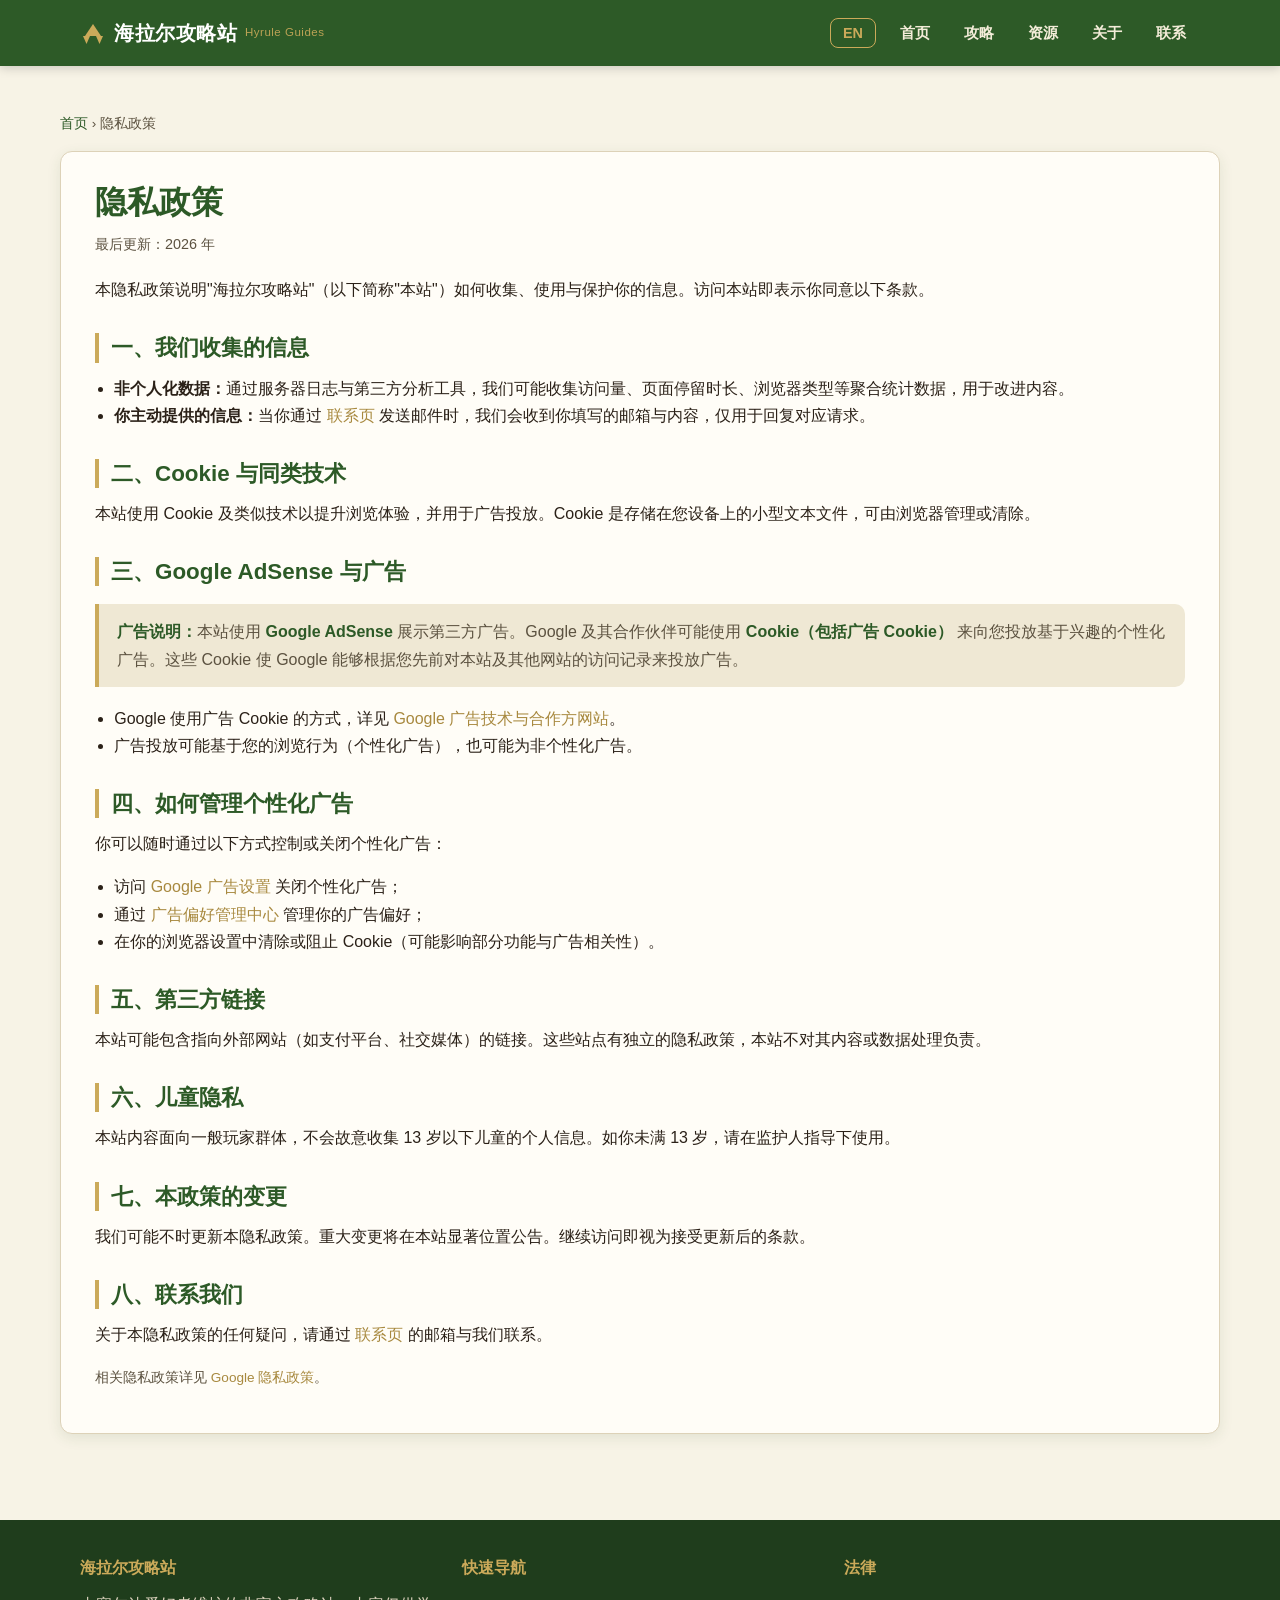
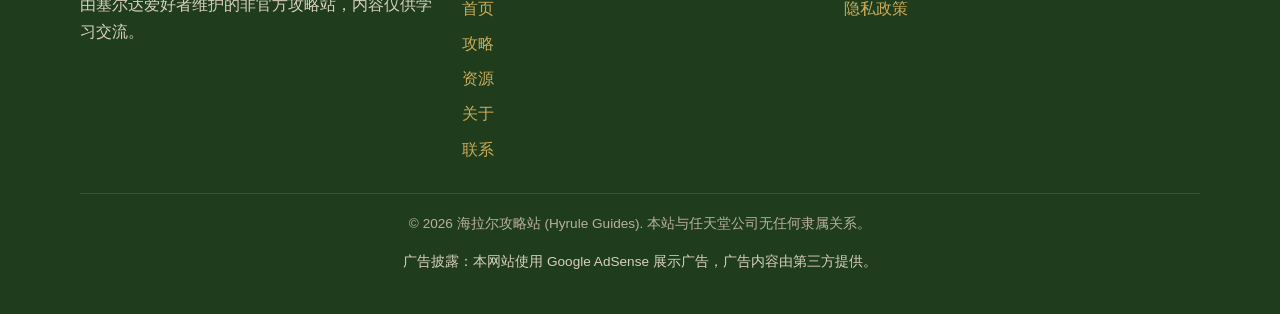
<file: privacy.html>
<!DOCTYPE html>
<html lang="zh-CN">
<head>
  <meta charset="UTF-8">
  <meta name="viewport" content="width=device-width, initial-scale=1.0">
  <link rel="icon" type="image/svg+xml" href="images/favicon.svg">
  <title data-zh="隐私政策 | 海拉尔攻略站" data-en="Privacy Policy | Hyrule Guides">隐私政策 | 海拉尔攻略站</title>
  <meta name="description" data-zh="海拉尔攻略站隐私政策：说明本站如何使用 Cookie、通过 Google AdSense 展示广告，以及如何管理与关闭个性化广告。" data-en="Hyrule Guides Privacy Policy: how we use cookies, serve ads via Google AdSense, and how to manage personalized advertising.">
  <!-- Google AdSense 脚本，审核后粘贴在此 -->
  <link rel="stylesheet" href="style.css">
</head>
<body>

  <header class="site-header">
    <div class="container">
      <a href="index.html" class="brand">
        <svg class="triforce" viewBox="0 0 24 22" aria-hidden="true">
          <polygon points="12,2 4,14 20,14" fill="#cbaa5a"/>
          <polygon points="2,14 9,14 5.5,22" fill="#cbaa5a"/>
          <polygon points="22,14 15,14 18.5,22" fill="#cbaa5a"/>
        </svg>
        海拉尔攻略站
        <span class="sub">Hyrule Guides</span>
      </a>
      <button class="lang-toggle" id="langToggle" aria-label="切换语言">EN</button>
      <button class="nav-toggle" aria-label="展开菜单" onclick="document.querySelector('.main-nav').classList.toggle('open')"><span class="zh">☰ 菜单</span><span class="en">☰ Menu</span></button>
      <nav class="main-nav" aria-label="主导航">
        <ul>
          <li><a href="index.html"><span class="zh">首页</span><span class="en">Home</span></a></li>
          <li><a href="guide.html"><span class="zh">攻略</span><span class="en">Guides</span></a></li>
          <li><a href="resources.html"><span class="zh">资源</span><span class="en">Resources</span></a></li>
          <li><a href="about.html"><span class="zh">关于</span><span class="en">About</span></a></li>
          <li><a href="contact.html"><span class="zh">联系</span><span class="en">Contact</span></a></li>
        </ul>
      </nav>
    </div>
  </header>

  <main class="container section">
    <nav class="breadcrumb" aria-label="面包屑">
      <a href="index.html"><span class="zh">首页</span><span class="en">Home</span></a> › <span class="zh">隐私政策</span><span class="en">Privacy Policy</span>
    </nav>

    <article class="article">
      <h1><span class="zh">隐私政策</span><span class="en">Privacy Policy</span></h1>
      <p class="meta"><span class="zh">最后更新：2026 年</span><span class="en">Last updated: 2026</span></p>

      <p><span class="zh">本隐私政策说明"海拉尔攻略站"（以下简称"本站"）如何收集、使用与保护你的信息。访问本站即表示你同意以下条款。</span><span class="en">This Privacy Policy explains how "Hyrule Guides" (hereinafter "the Site") collects, uses and protects your information. By accessing the Site you agree to the terms below.</span></p>

      <h2><span class="zh">一、我们收集的信息</span><span class="en">1. Information We Collect</span></h2>
      <ul>
        <li><span class="zh"><strong>非个人化数据：</strong>通过服务器日志与第三方分析工具，我们可能收集访问量、页面停留时长、浏览器类型等聚合统计数据，用于改进内容。</span><span class="en"><strong>Non-personal data:</strong> via server logs and third-party analytics we may collect aggregated stats such as visits, time on page and browser type, to improve our content.</span></li>
        <li><span class="zh"><strong>你主动提供的信息：</strong>当你通过 <a href="contact.html">联系页</a> 发送邮件时，我们会收到你填写的邮箱与内容，仅用于回复对应请求。</span><span class="en"><strong>Information you provide:</strong> when you email us via the <a href="contact.html">Contact page</a>, we receive the address and message you send, used only to reply to that request.</span></li>
      </ul>

      <h2><span class="zh">二、Cookie 与同类技术</span><span class="en">2. Cookies &amp; Similar Technologies</span></h2>
      <p><span class="zh">本站使用 Cookie 及类似技术以提升浏览体验，并用于广告投放。Cookie 是存储在您设备上的小型文本文件，可由浏览器管理或清除。</span><span class="en">The Site uses cookies and similar technologies to improve your browsing experience and to serve ads. Cookies are small text files stored on your device, manageable or removable via your browser.</span></p>

      <h2><span class="zh">三、Google AdSense 与广告</span><span class="en">3. Google AdSense &amp; Advertising</span></h2>
      <div class="tip">
        <span class="zh"><strong>广告说明：</strong>本站使用 <strong>Google AdSense</strong> 展示第三方广告。Google 及其合作伙伴可能使用<strong> Cookie（包括广告 Cookie）</strong> 来向您投放基于兴趣的个性化广告。这些 Cookie 使 Google 能够根据您先前对本站及其他网站的访问记录来投放广告。</span><span class="en"><strong>About Ads:</strong> The Site uses <strong>Google AdSense</strong> to display third-party ads. Google and its partners may use <strong>cookies (including advertising cookies)</strong> to serve interest-based personalized ads. These cookies let Google serve ads based on your prior visits to this and other sites.</span>
      </div>
      <ul>
        <li><span class="zh">Google 使用广告 Cookie 的方式，详见 <a href="https://policies.google.com/technologies/ads" target="_blank" rel="noopener">Google 广告技术与合作方网站</a>。</span><span class="en">See <a href="https://policies.google.com/technologies/ads" target="_blank" rel="noopener">Google Ads &amp; Partners</a> for how Google uses advertising cookies.</span></li>
        <li><span class="zh">广告投放可能基于您的浏览行为（个性化广告），也可能为非个性化广告。</span><span class="en">Ads may be personalized based on your browsing behavior, or non-personalized.</span></li>
      </ul>

      <h2><span class="zh">四、如何管理个性化广告</span><span class="en">4. Managing Personalized Ads</span></h2>
      <p><span class="zh">你可以随时通过以下方式控制或关闭个性化广告：</span><span class="en">You can control or disable personalized ads anytime via:</span></p>
      <ul>
        <li><span class="zh">访问 <a href="https://www.google.com/settings/ads" target="_blank" rel="noopener">Google 广告设置</a> 关闭个性化广告；</span><span class="en">Visit <a href="https://www.google.com/settings/ads" target="_blank" rel="noopener">Google Ads Settings</a> to turn off personalized ads;</span></li>
        <li><span class="zh">通过 <a href="https://www.google.com/ads/preferences" target="_blank" rel="noopener">广告偏好管理中心</a> 管理你的广告偏好；</span><span class="en">Manage your ad preferences via the <a href="https://www.google.com/ads/preferences" target="_blank" rel="noopener">Ads Preferences Manager</a>;</span></li>
        <li><span class="zh">在你的浏览器设置中清除或阻止 Cookie（可能影响部分功能与广告相关性）。</span><span class="en">Clear or block cookies in your browser settings (may affect some features and ad relevance).</span></li>
      </ul>

      <h2><span class="zh">五、第三方链接</span><span class="en">5. Third-Party Links</span></h2>
      <p><span class="zh">本站可能包含指向外部网站（如支付平台、社交媒体）的链接。这些站点有独立的隐私政策，本站不对其内容或数据处理负责。</span><span class="en">The Site may link to external websites (e.g. payment platforms, social media). These sites have their own privacy policies; we are not responsible for their content or data handling.</span></p>

      <h2><span class="zh">六、儿童隐私</span><span class="en">6. Children's Privacy</span></h2>
      <p><span class="zh">本站内容面向一般玩家群体，不会故意收集 13 岁以下儿童的个人信息。如你未满 13 岁，请在监护人指导下使用。</span><span class="en">This Site is aimed at general players and does not knowingly collect personal information from children under 13. If you are under 13, please use it under parental guidance.</span></p>

      <h2><span class="zh">七、本政策的变更</span><span class="en">7. Changes to This Policy</span></h2>
      <p><span class="zh">我们可能不时更新本隐私政策。重大变更将在本站显著位置公告。继续访问即视为接受更新后的条款。</span><span class="en">We may update this Privacy Policy from time to time. Material changes will be announced prominently on the Site. Continued use constitutes acceptance of the updated terms.</span></p>

      <h2><span class="zh">八、联系我们</span><span class="en">8. Contact Us</span></h2>
      <p><span class="zh">关于本隐私政策的任何疑问，请通过 <a href="contact.html">联系页</a> 的邮箱与我们联系。</span><span class="en">For any questions about this Privacy Policy, contact us via the email on the <a href="contact.html">Contact page</a>.</span></p>

      <p style="margin-top:18px;font-size:.85rem;color:var(--ink-soft);"><span class="zh">相关隐私政策详见 <a href="https://policies.google.com/privacy" target="_blank" rel="noopener">Google 隐私政策</a>。</span><span class="en">See the <a href="https://policies.google.com/privacy" target="_blank" rel="noopener">Google Privacy Policy</a> for related information.</span></p>
    </article>
  </main>

  <!-- ===== 页脚 ===== -->
  <footer class="site-footer">
    <div class="container">
      <div class="footer-cols">
        <div>
          <h4><span class="zh">海拉尔攻略站</span><span class="en">Hyrule Guides</span></h4>
          <p><span class="zh">由塞尔达爱好者维护的非官方攻略站，内容仅供学习交流。</span><span class="en">An unofficial fan site maintained by Zelda lovers, for learning and discussion.</span></p>
        </div>
        <div>
          <h4><span class="zh">快速导航</span><span class="en">Quick Links</span></h4>
          <ul>
            <li><a href="index.html"><span class="zh">首页</span><span class="en">Home</span></a></li>
            <li><a href="guide.html"><span class="zh">攻略</span><span class="en">Guides</span></a></li>
            <li><a href="resources.html"><span class="zh">资源</span><span class="en">Resources</span></a></li>
            <li><a href="about.html"><span class="zh">关于</span><span class="en">About</span></a></li>
            <li><a href="contact.html"><span class="zh">联系</span><span class="en">Contact</span></a></li>
          </ul>
        </div>
        <div>
          <h4><span class="zh">法律</span><span class="en">Legal</span></h4>
          <ul>
            <li><a href="privacy.html"><span class="zh">隐私政策</span><span class="en">Privacy Policy</span></a></li>
          </ul>
        </div>
      </div>
      <div class="footer-bottom">
        <p>© <span id="year">2026</span> <span class="zh">海拉尔攻略站 (Hyrule Guides). 本站与任天堂公司无任何隶属关系。</span><span class="en">Hyrule Guides. This site is not affiliated with Nintendo Co., Ltd.</span></p>
        <p class="ad-disclosure"><span class="zh">广告披露：本网站使用 Google AdSense 展示广告，广告内容由第三方提供。</span><span class="en">Ad disclosure: This website displays ads served by Google AdSense; ad content is provided by third parties.</span></p>
      </div>
    </div>
  </footer>

  <script src="script.js"></script>
</body>
</html>
</file>
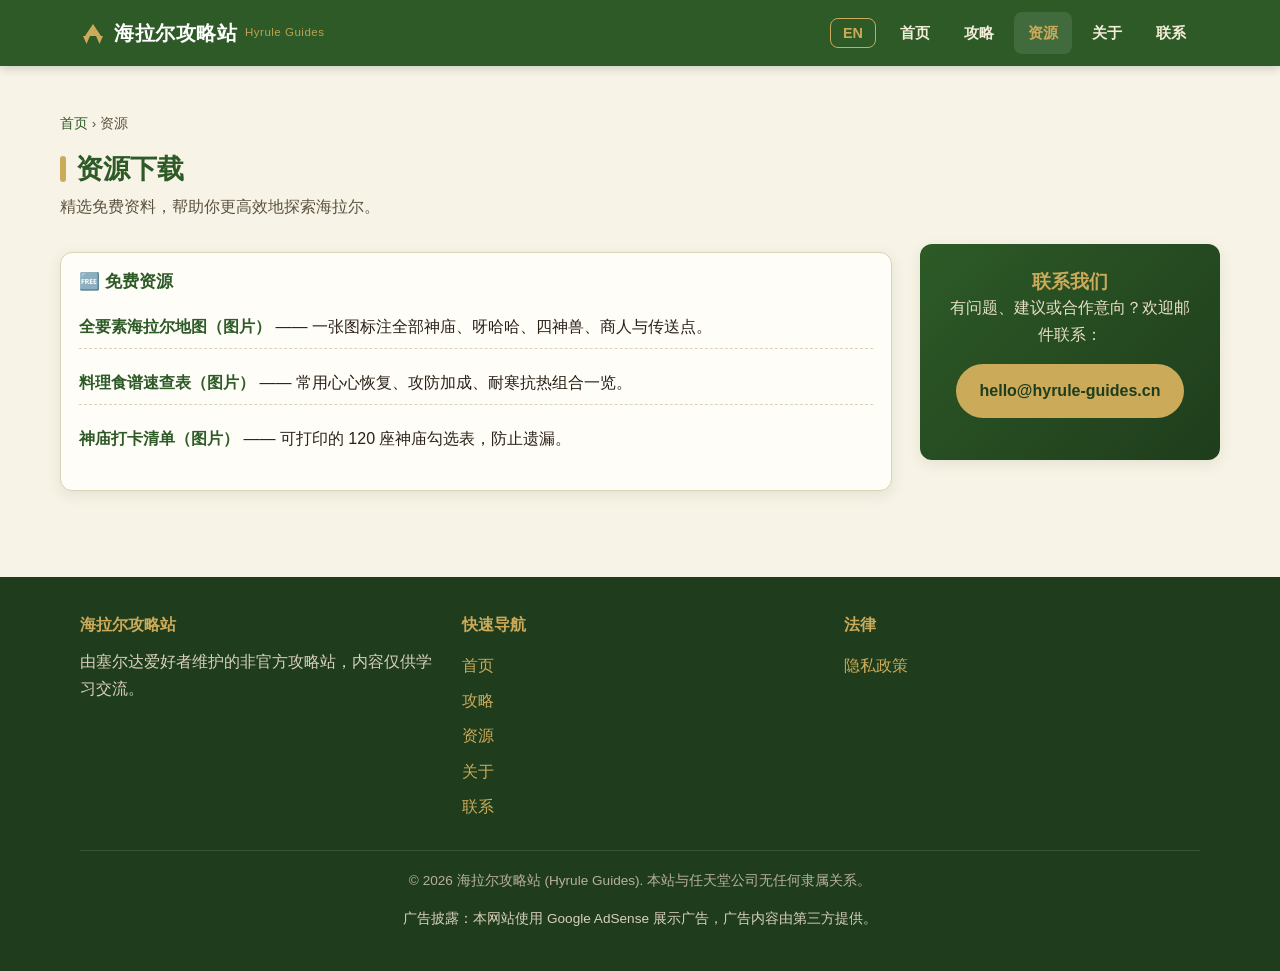
<file: resources.html>
<!DOCTYPE html>
<html lang="zh-CN">
<head>
  <meta charset="UTF-8">
  <meta name="viewport" content="width=device-width, initial-scale=1.0">
  <link rel="icon" type="image/svg+xml" href="images/favicon.svg">
  <title data-zh="资源下载 | 海拉尔攻略站" data-en="Resources | Hyrule Guides">资源下载 | 海拉尔攻略站</title>
  <meta name="description" data-zh="海拉尔攻略站资源页：高清全要素地图 PDF（神庙/呀哈哈/神兽标注）与免费料理食谱速查表下载。" data-en="Hyrule Guides resources: HD full-map PDF (shrines/Korok/Divine Beasts) and a free cooking cheat sheet download.">
  <!-- Google AdSense 脚本，审核后粘贴在此 -->
  <link rel="stylesheet" href="style.css">
</head>
<body>

  <!-- ===== 头部导航 ===== -->
  <header class="site-header">
    <div class="container">
      <a href="index.html" class="brand">
        <svg class="triforce" viewBox="0 0 24 22" aria-hidden="true">
          <polygon points="12,2 4,14 20,14" fill="#cbaa5a"/>
          <polygon points="2,14 9,14 5.5,22" fill="#cbaa5a"/>
          <polygon points="22,14 15,14 18.5,22" fill="#cbaa5a"/>
        </svg>
        海拉尔攻略站
        <span class="sub">Hyrule Guides</span>
      </a>
      <button class="lang-toggle" id="langToggle" aria-label="切换语言">EN</button>
      <button class="nav-toggle" aria-label="展开菜单" onclick="document.querySelector('.main-nav').classList.toggle('open')"><span class="zh">☰ 菜单</span><span class="en">☰ Menu</span></button>
      <nav class="main-nav" aria-label="主导航">
        <ul>
          <li><a href="index.html"><span class="zh">首页</span><span class="en">Home</span></a></li>
          <li><a href="guide.html"><span class="zh">攻略</span><span class="en">Guides</span></a></li>
          <li><a href="resources.html" class="active"><span class="zh">资源</span><span class="en">Resources</span></a></li>
          <li><a href="about.html"><span class="zh">关于</span><span class="en">About</span></a></li>
          <li><a href="contact.html"><span class="zh">联系</span><span class="en">Contact</span></a></li>
        </ul>
      </nav>
    </div>
  </header>

  <main class="container section">
    <nav class="breadcrumb" aria-label="面包屑">
      <a href="index.html"><span class="zh">首页</span><span class="en">Home</span></a> › <span class="zh">资源</span><span class="en">Resources</span>
    </nav>

    <h2 class="section-title"><span class="zh">资源下载</span><span class="en">Resources</span></h2>
    <p class="section-sub"><span class="zh">精选免费资料，帮助你更高效地探索海拉尔。</span><span class="en">Curated freebies to help you explore Hyrule more efficiently.</span></p>

    <div class="layout">
      <!-- ===== 主内容 ===== -->
      <div>
        <!-- 免费资源 -->
        <div class="widget" style="margin-top:8px;">
          <h3><span class="zh">🆓 免费资源</span><span class="en">🆓 Free Resources</span></h3>
          <ul class="free-list">
            <li>
              <a href="images/map-hyrule-full.svg" target="_blank" rel="noopener"><span class="zh">全要素海拉尔地图（图片）</span><span class="en">Full Hyrule Map (image)</span></a>
              <span class="zh">—— 一张图标注全部神庙、呀哈哈、四神兽、商人与传送点。</span><span class="en">— one map marking all shrines, Korok seeds, Divine Beasts, merchants and fast-travel points.</span>
            </li>
            <li>
              <a href="images/free-cooking.svg" target="_blank" rel="noopener"><span class="zh">料理食谱速查表（图片）</span><span class="en">Cooking Cheat Sheet (image)</span></a>
              <span class="zh">—— 常用心心恢复、攻防加成、耐寒抗热组合一览。</span><span class="en">— common heart-recovery, attack/defense buffs, and heat/cold resistance combos.</span>
            </li>
            <li>
              <a href="images/free-shrine.svg" target="_blank" rel="noopener"><span class="zh">神庙打卡清单（图片）</span><span class="en">Shrine Checklist (image)</span></a>
              <span class="zh">—— 可打印的 120 座神庙勾选表，防止遗漏。</span><span class="en">— a printable 120-shrine checklist so you miss nothing.</span>
            </li>
          </ul>
        </div>
      </div>

      <!-- ===== 侧边栏赞助位 ===== -->
      <aside class="sidebar">
                <div class="sponsor-box">
          <h3><span class="zh">联系我们</span><span class="en">Contact Us</span></h3>
          <p><span class="zh">有问题、建议或合作意向？欢迎邮件联系：</span><span class="en">Questions, suggestions or collaboration? Email us:</span></p>
          <p class="contact-email"><a href="mailto:hello@hyrule-guides.cn" class="btn btn-primary">hello@hyrule-guides.cn</a></p>
        </div>
      </aside>
    </div>
  </main>

  <!-- ===== 页脚 ===== -->
  <footer class="site-footer">
    <div class="container">
      <div class="footer-cols">
        <div>
          <h4><span class="zh">海拉尔攻略站</span><span class="en">Hyrule Guides</span></h4>
          <p><span class="zh">由塞尔达爱好者维护的非官方攻略站，内容仅供学习交流。</span><span class="en">An unofficial fan site maintained by Zelda lovers, for learning and discussion.</span></p>
        </div>
        <div>
          <h4><span class="zh">快速导航</span><span class="en">Quick Links</span></h4>
          <ul>
            <li><a href="index.html"><span class="zh">首页</span><span class="en">Home</span></a></li>
            <li><a href="guide.html"><span class="zh">攻略</span><span class="en">Guides</span></a></li>
            <li><a href="resources.html"><span class="zh">资源</span><span class="en">Resources</span></a></li>
            <li><a href="about.html"><span class="zh">关于</span><span class="en">About</span></a></li>
            <li><a href="contact.html"><span class="zh">联系</span><span class="en">Contact</span></a></li>
          </ul>
        </div>
        <div>
          <h4><span class="zh">法律</span><span class="en">Legal</span></h4>
          <ul>
            <li><a href="privacy.html"><span class="zh">隐私政策</span><span class="en">Privacy Policy</span></a></li>
          </ul>
        </div>
      </div>
      <div class="footer-bottom">
        <p>© <span id="year">2026</span> <span class="zh">海拉尔攻略站 (Hyrule Guides). 本站与任天堂公司无任何隶属关系。</span><span class="en">Hyrule Guides. This site is not affiliated with Nintendo Co., Ltd.</span></p>
        <p class="ad-disclosure"><span class="zh">广告披露：本网站使用 Google AdSense 展示广告，广告内容由第三方提供。</span><span class="en">Ad disclosure: This website displays ads served by Google AdSense; ad content is provided by third parties.</span></p>
      </div>
    </div>
  </footer>

  <script src="script.js"></script>
</body>
</html>
</file>
<file: style.css>
/* =========================================================
   海拉尔攻略站 (Hyrule Guides) — 全局样式
   主题：塞尔达传说 / 海拉尔
   主色：海拉尔绿 #2d5a27 / 金色 #cbaa5a / 羊皮纸 #f7f3e6
   ========================================================= */

:root {
  --green: #2d5a27;        /* 海拉尔绿（主色） */
  --green-dark: #1f3d1c;   /* 深绿（悬停/页脚） */
  --gold: #cbaa5a;         /* 金色（链接/强调） */
  --gold-dark: #a8893f;    /* 深金（悬停） */
  --parchment: #f7f3e6;    /* 羊皮纸背景 */
  --parchment-2: #efe8d4;  /* 次级背景 */
  --card: #fffdf7;         /* 卡片底色 */
  --ink: #2b2118;          /* 正文文字 */
  --ink-soft: #5c5240;     /* 次要文字 */
  --line: #ddd2b8;         /* 描边 */
  --shadow: 0 4px 14px rgba(45, 90, 39, 0.10);
  --radius: 12px;
  --maxw: 1160px;
  font-family: 'Segoe UI', 'Noto Sans SC', sans-serif;
}

/* ---------- 基础重置 ---------- */
* { box-sizing: border-box; margin: 0; padding: 0; }
html { scroll-behavior: smooth; }
body {
  background: var(--parchment);
  color: var(--ink);
  line-height: 1.7;
  font-size: 16px;
  -webkit-font-smoothing: antialiased;
}
img { max-width: 100%; display: block; }
a { color: var(--gold-dark); text-decoration: none; transition: color .2s; }
a:hover { color: var(--green); }
h1, h2, h3, h4 { line-height: 1.3; color: var(--green); font-weight: 700; }
p { margin: 0 0 1em; }
ul, ol { margin: 0 0 1em 1.2em; }

.container { max-width: var(--maxw); margin: 0 auto; padding: 0 20px; }

/* ---------- Triforce 标志（纯 CSS/SVG 风格） ---------- */
.triforce {
  display: inline-block;
  width: 26px; height: 22px;
  vertical-align: middle;
  margin-right: 8px;
}

/* ---------- 头部导航 ---------- */
.site-header {
  background: var(--green);
  color: #fff;
  box-shadow: 0 2px 10px rgba(0,0,0,.18);
  position: sticky; top: 0; z-index: 50;
}
.site-header .container {
  display: flex; align-items: center; justify-content: space-between;
  flex-wrap: wrap; gap: 10px; padding-top: 12px; padding-bottom: 12px;
}
.brand {
  display: flex; align-items: center;
  color: #fff; font-weight: 800; font-size: 1.25rem; letter-spacing: .5px;
}
.brand:hover { color: var(--gold); }
.brand .sub { font-size: .72rem; color: var(--gold); font-weight: 500; margin-left: 8px; opacity: .9; }

.nav-toggle {
  display: none; background: transparent; border: 1px solid var(--gold);
  color: var(--gold); border-radius: 8px; padding: 6px 12px; cursor: pointer; font-size: 1rem;
}
.main-nav ul { list-style: none; display: flex; gap: 6px; margin: 0; }
.main-nav a {
  display: block; padding: 8px 14px; border-radius: 8px;
  color: #f3ecd8; font-weight: 600; font-size: .96rem;
}
.main-nav a:hover, .main-nav a.active { background: rgba(255,255,255,.10); color: var(--gold); }

/* ---------- 英雄区 ---------- */
.hero {
  background:
    linear-gradient(135deg, rgba(45,90,39,.92), rgba(31,61,28,.92)),
    repeating-linear-gradient(45deg, rgba(203,170,90,.06) 0 12px, transparent 12px 24px);
  color: #fbf6e7; text-align: center; padding: 64px 20px 56px;
}
.hero h1 { color: #fff; font-size: clamp(2rem, 5vw, 3rem); margin-bottom: 14px; }
.hero .lead { max-width: 680px; margin: 0 auto 18px; color: #e9e0c8; font-size: 1.08rem; }
.hero .hero-cta { margin-top: 22px; }

/* ---------- 按钮 ---------- */
.btn {
  display: inline-block; padding: 11px 22px; border-radius: 999px;
  font-weight: 700; cursor: pointer; border: 2px solid transparent;
  transition: transform .15s, background .2s, border-color .2s, color .2s;
}
.btn:active { transform: translateY(1px); }
.btn-primary { background: var(--gold); color: var(--green-dark); }
.btn-primary:hover { background: var(--gold-dark); color: #fff; }
.btn-outline { background: transparent; border-color: var(--gold); color: var(--gold); }
.btn-outline:hover { background: var(--gold); color: var(--green-dark); }

/* ---------- 内容区块 ---------- */
.section { padding: 46px 0; }
.section-title {
  font-size: 1.7rem; margin-bottom: 6px; display: flex; align-items: center; gap: 10px;
}
.section-title::before {
  content: ""; width: 6px; height: 26px; border-radius: 3px;
  background: var(--gold); display: inline-block;
}
.section-sub { color: var(--ink-soft); margin-bottom: 24px; }

/* ---------- 卡片网格 ---------- */
.grid { display: grid; gap: 22px; }
.grid-cards { grid-template-columns: repeat(auto-fill, minmax(280px, 1fr)); }
.card {
  background: var(--card); border: 1px solid var(--line);
  border-radius: var(--radius); overflow: hidden; box-shadow: var(--shadow);
  transition: transform .18s, box-shadow .18s; display: flex; flex-direction: column;
}
.card:hover { transform: translateY(-4px); box-shadow: 0 10px 24px rgba(45,90,39,.16); }
.card img { width: 100%; aspect-ratio: 16/9; object-fit: cover; background: var(--parchment-2); }
.card-body { padding: 16px 18px 20px; display: flex; flex-direction: column; gap: 8px; flex: 1; }
.card-body h3 { font-size: 1.12rem; }
.card-body h3 a { color: var(--green); }
.card-body h3 a:hover { color: var(--gold-dark); }
.card-body p { color: var(--ink-soft); font-size: .94rem; flex: 1; }
.card-tag {
  align-self: flex-start; font-size: .72rem; background: var(--parchment-2);
  color: var(--green); padding: 3px 10px; border-radius: 999px; font-weight: 700;
}

/* ---------- 布局：主区 + 侧边栏 ---------- */
.layout { display: grid; grid-template-columns: 1fr 300px; gap: 28px; align-items: start; }
.sidebar { display: flex; flex-direction: column; gap: 20px; }

.widget {
  background: var(--card); border: 1px solid var(--line);
  border-radius: var(--radius); padding: 18px; box-shadow: var(--shadow);
}
.widget h3 { font-size: 1.05rem; margin-bottom: 12px; display: flex; align-items: center; gap: 8px; }
.widget ul { list-style: none; margin: 0; }
.widget ul li { padding: 8px 0; border-bottom: 1px dashed var(--line); }
.widget ul li:last-child { border-bottom: none; }
.widget ul li a { color: var(--green); font-weight: 600; }
.widget ul li a:hover { color: var(--gold-dark); }

/* ---------- 文章 ---------- */
.article { background: var(--card); border: 1px solid var(--line); border-radius: var(--radius); padding: 30px 34px; box-shadow: var(--shadow); }
.article h1 { font-size: 2rem; margin-bottom: 8px; }
.article .meta { color: var(--ink-soft); font-size: .9rem; margin-bottom: 20px; }
.article h2 { font-size: 1.4rem; margin: 30px 0 12px; padding-left: 12px; border-left: 4px solid var(--gold); }
.article h3 { font-size: 1.15rem; margin: 22px 0 10px; }
.article img.thumb { width: 100%; border-radius: 10px; margin: 14px 0; background: var(--parchment-2); }
.article img.guide-fig { width: 100%; max-width: 760px; height: auto; border-radius: 10px; margin: 18px auto; display: block; background: var(--parchment-2); box-shadow: 0 2px 10px rgba(0,0,0,.12); }
.free-list a { font-weight: 700; color: var(--green); }
.article ol.steps { margin: 0 0 1em 1.4em; }
.article ol.steps li { margin-bottom: 10px; }
.article .tip {
  background: var(--parchment-2); border-left: 4px solid var(--gold);
  padding: 14px 18px; border-radius: 0 10px 10px 0; margin: 18px 0; color: var(--ink-soft);
}
.article .tip strong { color: var(--green); }

/* 内嵌联盟推荐框 */
.inline-affiliate {
  background: linear-gradient(135deg, var(--parchment-2), #fffdf7);
  border: 1px solid var(--gold); border-radius: 10px;
  padding: 16px 18px; margin: 22px 0; display: flex; align-items: center; gap: 16px; flex-wrap: wrap;
}
.inline-affiliate .ia-text { flex: 1; min-width: 200px; }
.inline-affiliate .ia-text strong { color: var(--green); }

/* 推荐装备（联盟） */
.gear-grid { grid-template-columns: repeat(auto-fit, minmax(220px, 1fr)); }
.gear {
  background: var(--card); border: 1px solid var(--line); border-radius: var(--radius);
  padding: 20px; text-align: center; box-shadow: var(--shadow);
}
.gear img { width: 100%; aspect-ratio: 4/3; object-fit: cover; border-radius: 8px; background: var(--parchment-2); margin-bottom: 12px; }
.gear h3 { font-size: 1.05rem; margin-bottom: 6px; }
.gear p { font-size: .88rem; color: var(--ink-soft); margin-bottom: 14px; }

/* 联系 / 支持 */
.sponsor-box {
  background: linear-gradient(135deg, var(--green), var(--green-dark));
  color: #f3ecd8; border-radius: var(--radius); padding: 26px; text-align: center; box-shadow: var(--shadow);
}
.sponsor-box h3 { color: var(--gold); }
.sponsor-box p { color: #e7dfc6; }
.sponsor-box .contact-email { margin-top: 12px; }
.zoom-hint { font-size: .82rem; color: var(--gold); margin: 6px 0 14px; text-align: center; }

/* 资源商品卡 */
.product {
  display: grid; grid-template-columns: 220px 1fr; gap: 24px; align-items: center;
  background: var(--card); border: 1px solid var(--line); border-radius: var(--radius);
  padding: 24px; box-shadow: var(--shadow); margin-bottom: 22px;
}
.product img { width: 100%; border-radius: 10px; background: var(--parchment-2); }
.product .price { font-size: 1.8rem; color: var(--gold-dark); font-weight: 800; margin: 6px 0 14px; }
.product .price small { font-size: .9rem; color: var(--ink-soft); font-weight: 500; }
.free-list li { margin-bottom: 12px; }
.free-list a { font-weight: 700; color: var(--green); }
.free-list a:hover { color: var(--gold-dark); }

/* ---------- 广告占位容器 ---------- */
.ad-container {
  min-height: 100px;
  border: 2px dashed var(--gold);
  background: repeating-linear-gradient(45deg, #fffdf7 0 12px, #f3ecd8 12px 24px);
  border-radius: 10px;
  display: flex; align-items: center; justify-content: center; text-align: center;
  color: var(--ink-soft); font-size: .9rem; padding: 16px; margin: 26px 0;
}
.ad-container .ad-label { font-weight: 700; color: var(--gold-dark); letter-spacing: .5px; }
.ad-container .ad-note { display: block; font-size: .8rem; margin-top: 4px; }

/* ---------- 号召横幅 ---------- */
.cta-banner {
  background: var(--green); color: #fbf6e7; border-radius: var(--radius);
  padding: 30px; text-align: center; margin: 36px 0;
}
.cta-banner h2 { color: #fff; margin-bottom: 8px; }
.cta-banner p { color: #e9e0c8; }

/* ---------- 页脚 ---------- */
.site-footer {
  background: var(--green-dark); color: #d9d0bb; margin-top: 40px; padding: 38px 0 26px;
}
.site-footer a { color: var(--gold); }
.site-footer a:hover { color: #fff; }
.footer-cols { display: grid; grid-template-columns: repeat(auto-fit, minmax(200px, 1fr)); gap: 26px; }
.footer-cols h4 { color: var(--gold); font-size: 1rem; margin-bottom: 12px; }
.footer-cols ul { list-style: none; margin: 0; }
.footer-cols ul li { padding: 4px 0; }
.footer-bottom {
  border-top: 1px solid rgba(255,255,255,.12); margin-top: 26px; padding-top: 18px;
  font-size: .85rem; color: #b9b09a; text-align: center; line-height: 1.8;
}
.footer-bottom .ad-disclosure { color: #d9d0bb; }

/* ---------- 面包屑 ---------- */
.breadcrumb { font-size: .85rem; color: var(--ink-soft); margin-bottom: 16px; }
.breadcrumb a { color: var(--green); }

/* ---------- 语言切换（中 / EN） ---------- */
.lang-toggle {
  margin-left: auto;
  background: transparent; border: 1px solid var(--gold); color: var(--gold);
  border-radius: 8px; padding: 6px 12px; cursor: pointer; font-weight: 700; font-size: .9rem;
  transition: background .2s, color .2s;
}
.lang-toggle:hover { background: var(--gold); color: var(--green-dark); }
/* 默认显示中文、隐藏英文；html.lang-en 时相反 */
html:not(.lang-en) .en { display: none !important; }
html.lang-en .zh { display: none !important; }

/* ---------- 响应式 ---------- */
@media (max-width: 860px) {
  .layout { grid-template-columns: 1fr; }
  .product { grid-template-columns: 1fr; }
  .product img { max-width: 260px; margin: 0 auto; }
}
@media (max-width: 680px) {
  .nav-toggle { display: block; }
  .main-nav {
    width: 100%; display: none; margin-top: 8px;
  }
  .main-nav.open { display: block; }
  .main-nav ul { flex-direction: column; gap: 2px; }
  .main-nav a { padding: 10px 12px; }
  .section { padding: 34px 0; }
  .article { padding: 22px 18px; }
  .hero { padding: 48px 16px 42px; }
}

/* ---------- 图片灯箱（点击放大） ---------- */
.zoomable { cursor: zoom-in; }
.lightbox {
  position: fixed; inset: 0; z-index: 9999;
  display: none; flex-direction: column; gap: 12px;
  align-items: center; justify-content: center;
  background: rgba(18, 28, 16, .92); padding: 24px;
}
.lightbox.open { display: flex; }
.lightbox img {
  max-width: 92vw; max-height: 80vh; width: auto; height: auto;
  border-radius: 10px; background: #fff; box-shadow: 0 12px 40px rgba(0,0,0,.55);
}
.lightbox .lb-caption { color: #f3ecd8; font-size: .9rem; text-align: center; max-width: 92vw; }
.lightbox .lb-hint { color: #cbbf9a; font-size: .8rem; }
.lightbox .lb-close {
  position: absolute; top: 16px; right: 18px;
  width: 44px; height: 44px; border-radius: 50%;
  background: rgba(255,255,255,.15); color: #fff; border: 1px solid rgba(255,255,255,.45);
  font-size: 1.5rem; line-height: 1; cursor: pointer;
}
.lightbox .lb-close:hover { background: rgba(255,255,255,.32); }
@media (max-width: 680px) {
  .lightbox img { max-width: 96vw; max-height: 76vh; }
}
</file>
